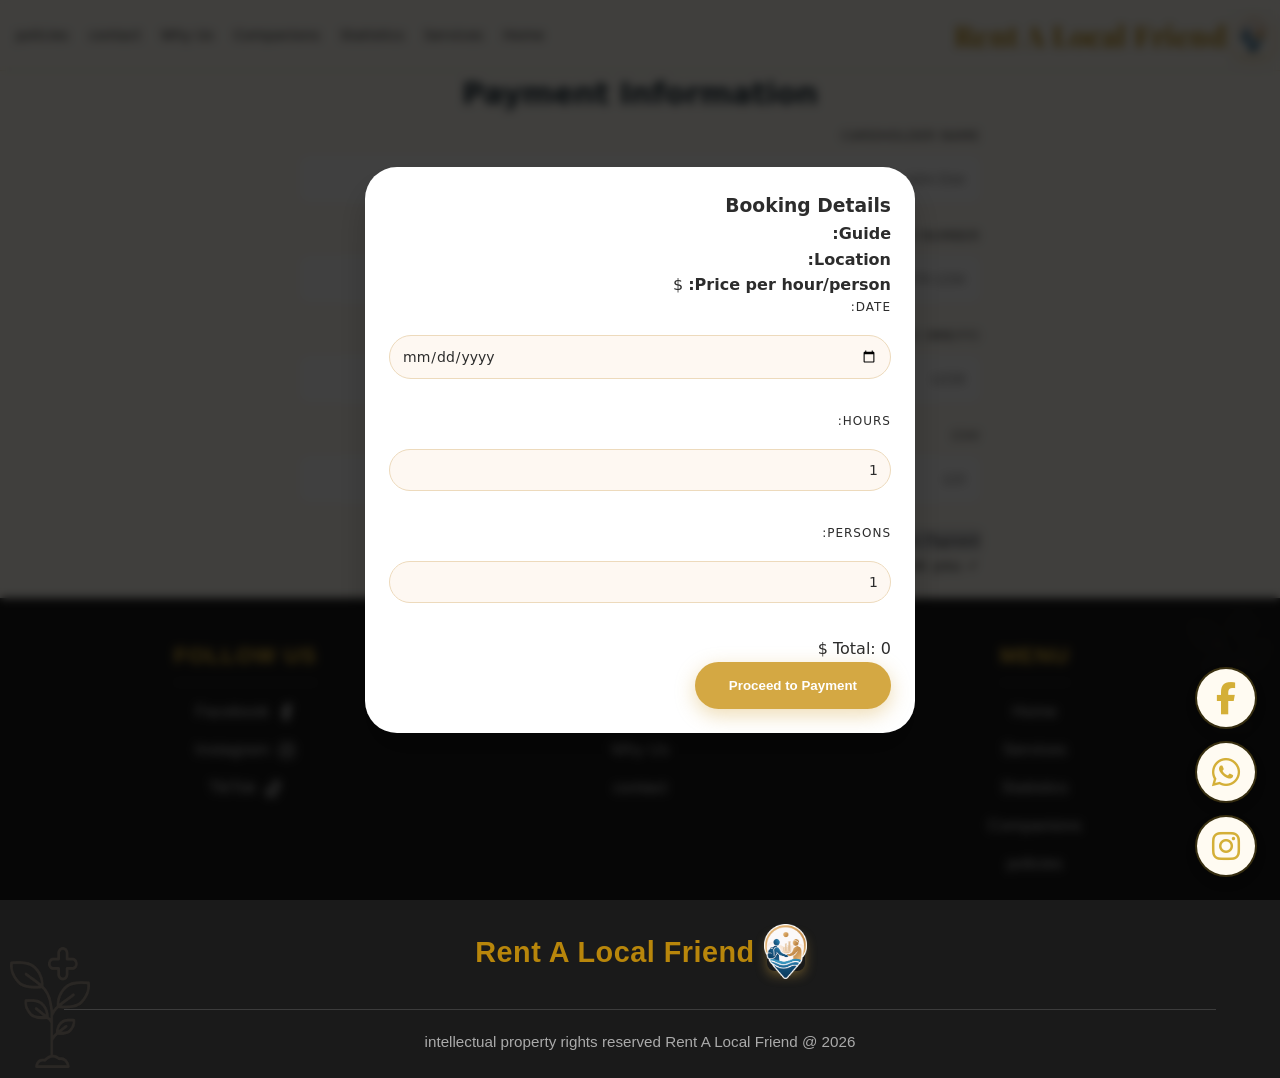
<file: pages/booking.html>
<!doctype html>
<html lang="ar" dir="rtl">
  <head>
    <meta charset="UTF-8" />
    <meta name="viewport" content="width=device-width, initial-scale=1.0" />
    <title>حجز مرشد - Rent A Local Friend</title>
    <link rel="stylesheet" href="../master.css" />
    <link
      href="https://fonts.googleapis.com/css2?family=Playfair+Display:wght@500;600;700&display=swap"
      rel="stylesheet"
    />
    <link
      rel="stylesheet"
      href="https://cdnjs.cloudflare.com/ajax/libs/font-awesome/6.5.0/css/all.min.css"
    />
    <link
      rel="stylesheet"
      href="https://cdnjs.cloudflare.com/ajax/libs/font-awesome/6.5.0/css/all.min.css"
    />
  </head>
          <!-- Font Awesome للأيقونات -->
    <link rel="stylesheet" href="https://cdnjs.cloudflare.com/ajax/libs/font-awesome/6.5.0/css/all.min.css">
  <body>
    <div id="navbarPlaceholder"></div>
    <div class="container">
  <div class="container booking-section">
    <div id="bookingModal" class="modal-overlay active">
      <div class="modal-content">
        <h3>Booking Details</h3>
        <div class="booking-details">
          <p><strong>Guide:</strong> <span id="modalGuideName"></span></p>
          <p>
            <strong>Location:</strong> <span id="modalGuideLocation"></span>
          </p>
          <p>
            <strong>Price per hour/person:</strong>
            <span id="modalGuidePrice"></span> $
          </p>
        </div>
        <div class="booking-form">
          <div class="form-group">
            <label>Date:</label>
            <input type="date" id="bookingDate" required />
          </div>
          <div class="form-row">
            <div class="form-group">
              <label>Hours:</label>
              <input type="number" id="bookingHours" min="1" value="1" />
            </div>
            <div class="form-group">
              <label>Persons:</label>
              <input type="number" id="bookingPersons" min="1" value="1" />
            </div>
          </div>
          <div class="total-price">
            Total: <span id="totalPrice">0</span> $
          </div>
          <button id="proceedToPayment" class="btn-primary">
            Proceed to Payment
          </button>
        </div>
      </div>
    </div>

    <div class="payment-container">
      <h2>Payment Information</h2>
      <form id="paymentForm">
        <div class="form-group">
          <label>Cardholder Name</label>
          <input type="text" id="cardName" placeholder="John Doe" />
          <span class="error-message" id="cardNameError"></span>
        </div>
        <div class="form-group">
          <label>Card Number</label>
          <input
            type="text"
            id="cardNumber"
            placeholder="1234 5678 9012 3456"
          />
          <span class="error-message" id="cardNumberError"></span>
        </div>
        <div class="form-row">
          <div class="form-group">
            <label>Expiry Date (MM/YY)</label>
            <input type="text" id="expiry" placeholder="12/28" />
            <span class="error-message" id="expiryError"></span>
          </div>
          <div class="form-group">
            <label>CVV</label>
            <input type="text" id="cvv" placeholder="123" />
            <span class="error-message" id="cvvError"></span>
          </div>
        </div>
        <button type="submit" class="pay-btn">Confirm Payment</button>
      </form>
      <div id="successMessage" class="success-message">
        ✓ Payment successful! Thank you.
      </div>
    </div>
  </div>
</div>
    <div id="socialIconsRoot"></div>
    <footer class="footer" id="footerPlaceholder"></footer>
    <script src="../main.js"></script>
  </body>
</html>
</file>
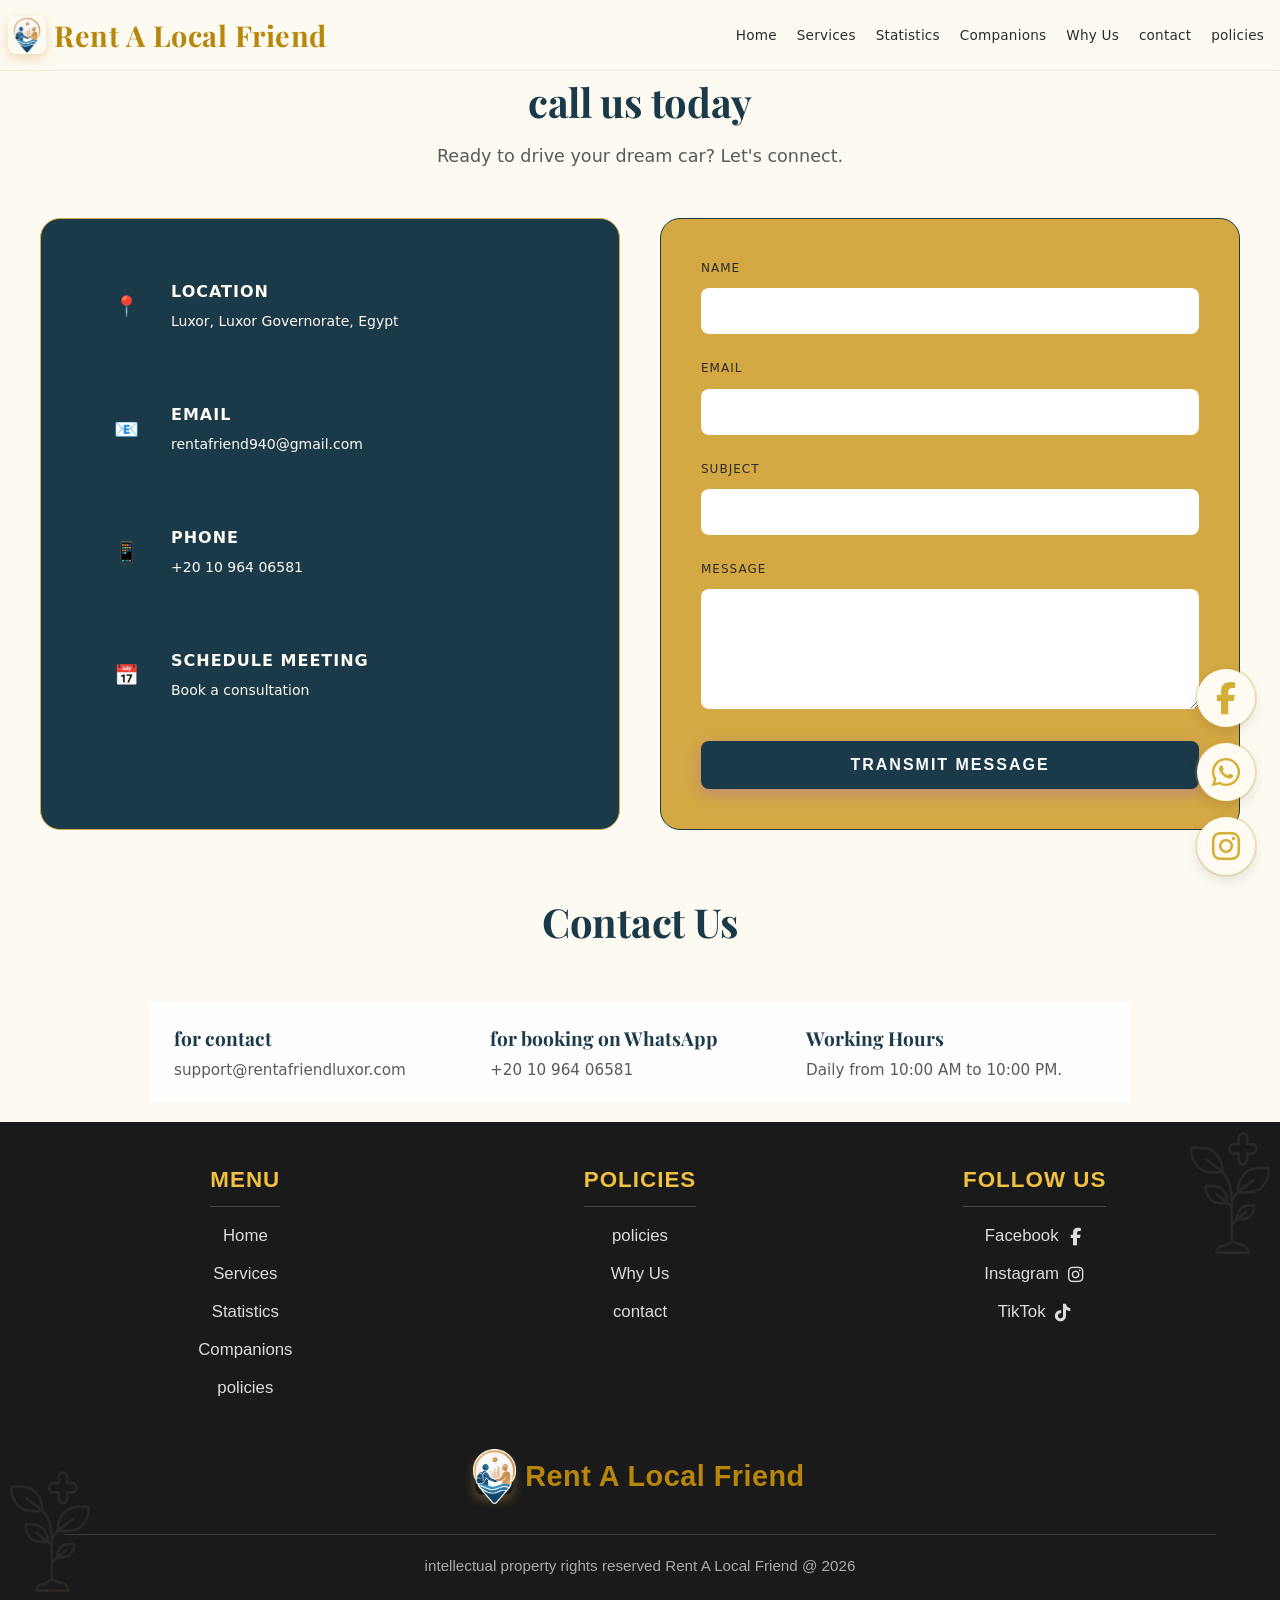
<file: pages/contact.html>
<!DOCTYPE html>
<html lang="en">
<head>
    <meta charset="UTF-8">
    <meta name="viewport" content="width=device-width, initial-scale=1.0">
    <link rel="stylesheet" href="../master.css" />   
    <link rel="stylesheet" href="https://cdnjs.cloudflare.com/ajax/libs/font-awesome/6.4.0/css/all.min.css">
    <link
      href="https://fonts.googleapis.com/css2?family=Playfair+Display:wght@500;600;700&display=swap"
      rel="stylesheet"
    />
          <!-- Font Awesome للأيقونات -->
    <link rel="stylesheet" href="https://cdnjs.cloudflare.com/ajax/libs/font-awesome/6.5.0/css/all.min.css">
    <title>contact</title>
</head>
<body>
    <div id="navbarPlaceholder"></div>
    <!-- contact info -->
    <section class="contact-section" id="contact">
      <div class="section-header">
        <h2 class="section-title">call us today</h2>
        <p class="section-subtitle">
          Ready to drive your dream car? Let's connect.
        </p>
      </div>

      <div class="contact-container">
        <div class="contact-us">
          <a
            href="https://www.google.com/maps/@25.6949411,32.6594669,13z?entry=ttu&g_ep=EgoyMDI2MDUyNi4wIKXMDSoASAFQAw%3D%3D"
            target="_blank"
            class="info-item"
          >
            <div class="info-icon">📍</div>
            <div class="info-text">
              <h4>Location</h4>
              <p>Luxor, Luxor Governorate, Egypt</p>
            </div>
          </a>

          <a href="mailto:rentafriend940@gmail.com" class="info-item">
            <div class="info-icon">📧</div>
            <div class="info-text">
              <h4>Email</h4>
              <p>rentafriend940@gmail.com</p>
            </div>
          </a>

          <a href="tel:01096406581" class="info-item">
            <div class="info-icon">📱</div>
            <div class="info-text">
              <h4>Phone</h4>
              <p>+20 10 964 06581</p>
            </div>
          </a>

          <a href="https://calendly.com" target="_blank" class="info-item">
            <div class="info-icon">📅</div>
            <div class="info-text">
              <h4>Schedule Meeting</h4>
              <p>Book a consultation</p>
            </div>
          </a>
        </div>

        <form class="contact-form" id="contactForm">
          <div class="form-group">
            <label for="name">Name</label>
            <input type="text" id="name" name="name" required />
          </div>

          <div class="form-group">
            <label for="email">Email</label>
            <input type="email" id="email" name="email" required />
          </div>

          <div class="form-group">
            <label for="subject">Subject</label>
            <input type="text" id="subject" name="subject" required />
          </div>

          <div class="form-group">
            <label for="message">Message</label>
            <textarea id="message" name="message" required></textarea>
          </div>

          <button type="submit" class="submit-btn">Transmit Message</button>
        </form>
      </div>
    </section>
     <!-- contact -->
    <div class="container">
      <section id="contact" class="section-contact">
        <div class="section-header"><h2>Contact Us</h2></div>
        <div class="contact-grid">
          <div class="contact-info">
            <h4>for contact</h4>
            <p>support@rentafriendluxor.com</p>
          </div>
          <div class="contact-info">
            <h4>for booking on WhatsApp</h4>
            <p>+20 10 964 06581</p>
          </div>
          <div class="contact-info">
            <h4>Working Hours</h4>
            <p>Daily from 10:00 AM to 10:00 PM.</p>
          </div>
        </div>
      </section>
    </div>
    <div id="socialIconsRoot"></div>
    <footer class="footer" id="footerPlaceholder"></footer>
    <script src="../main.js"></script>
</body>
</html>
</file>
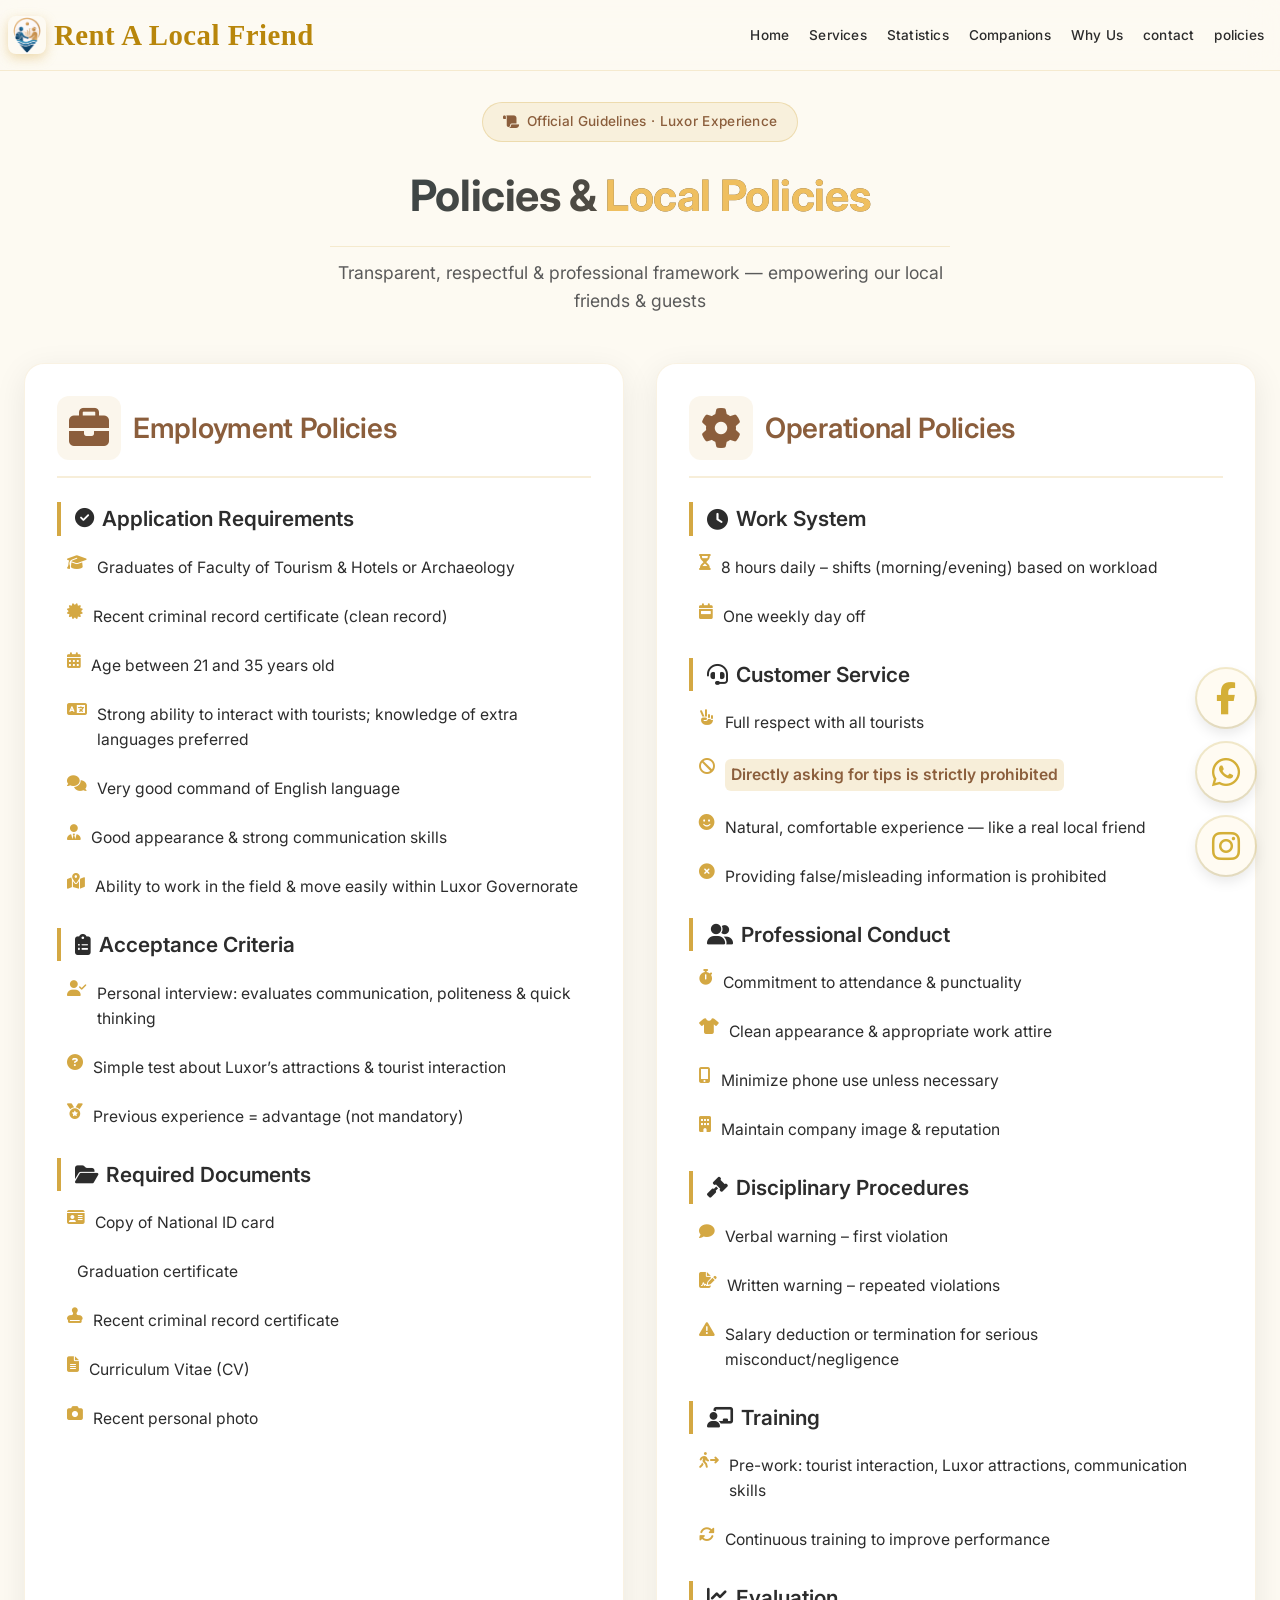
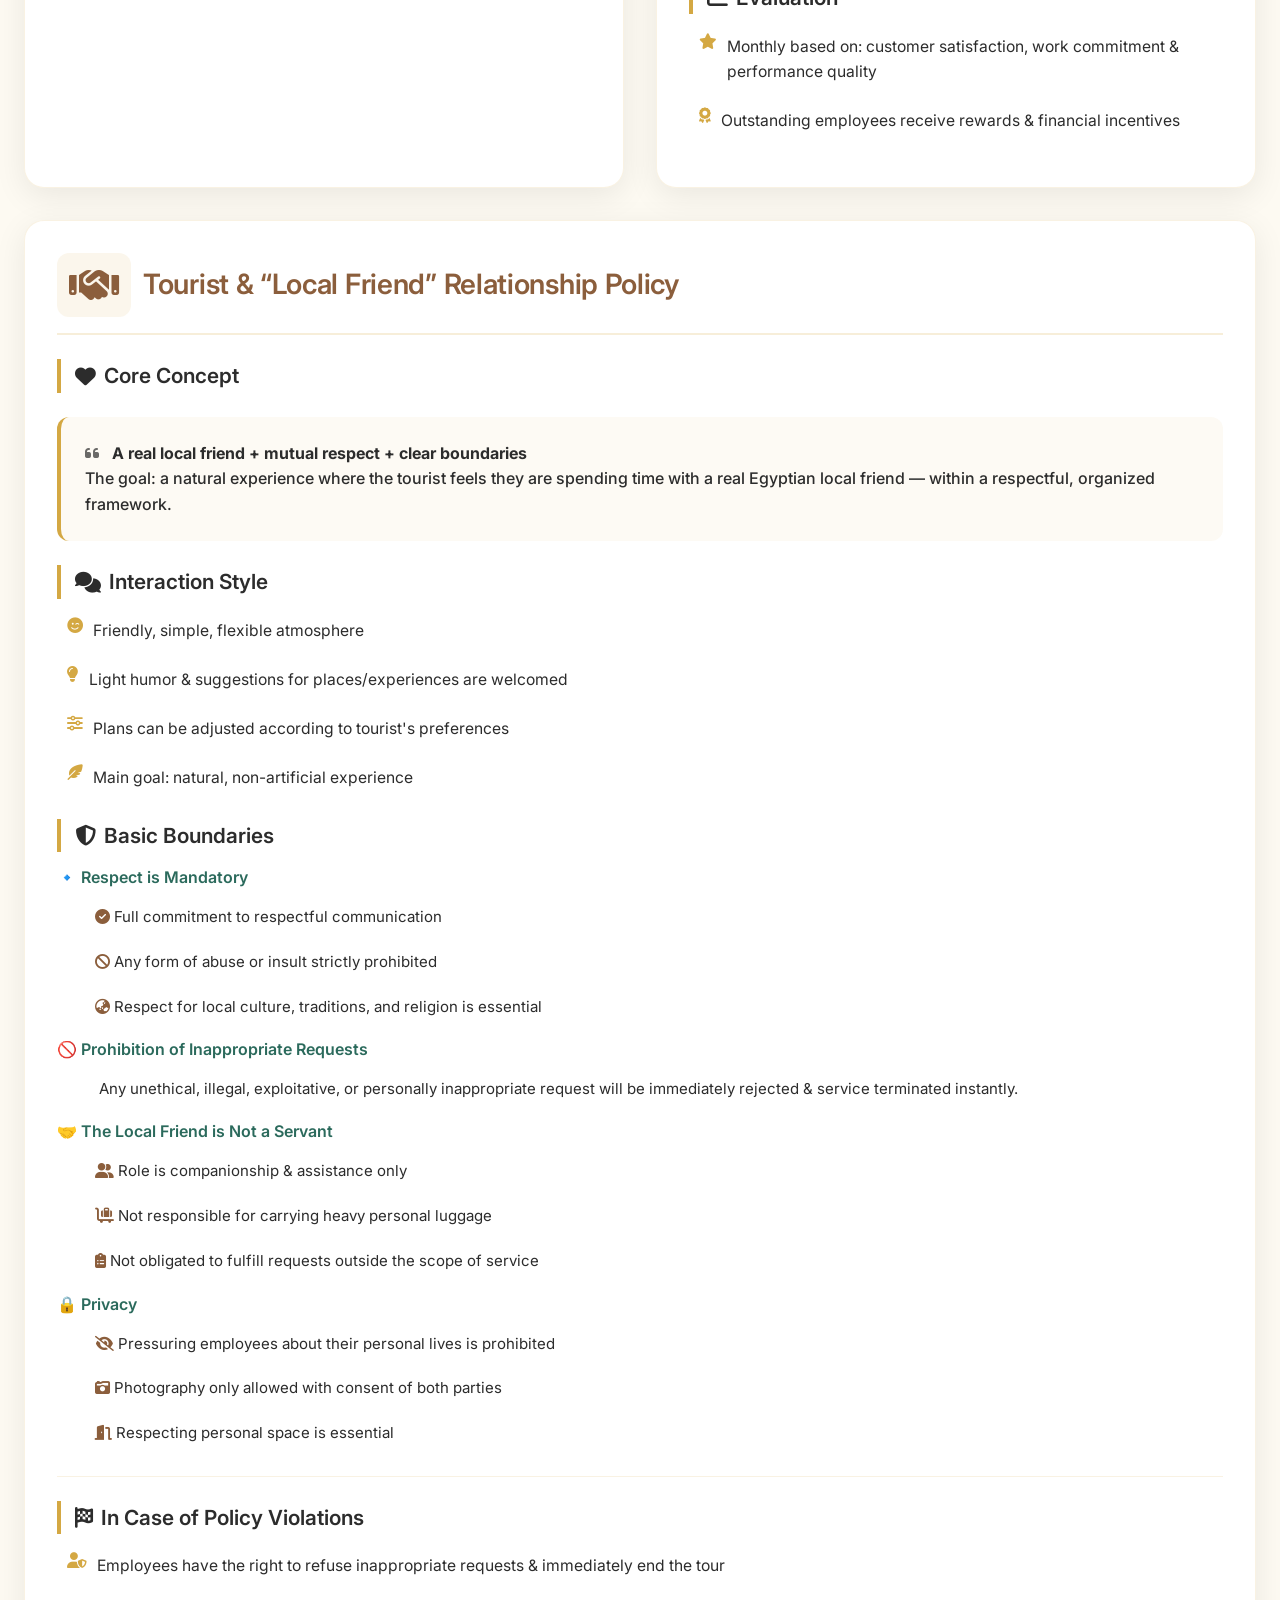
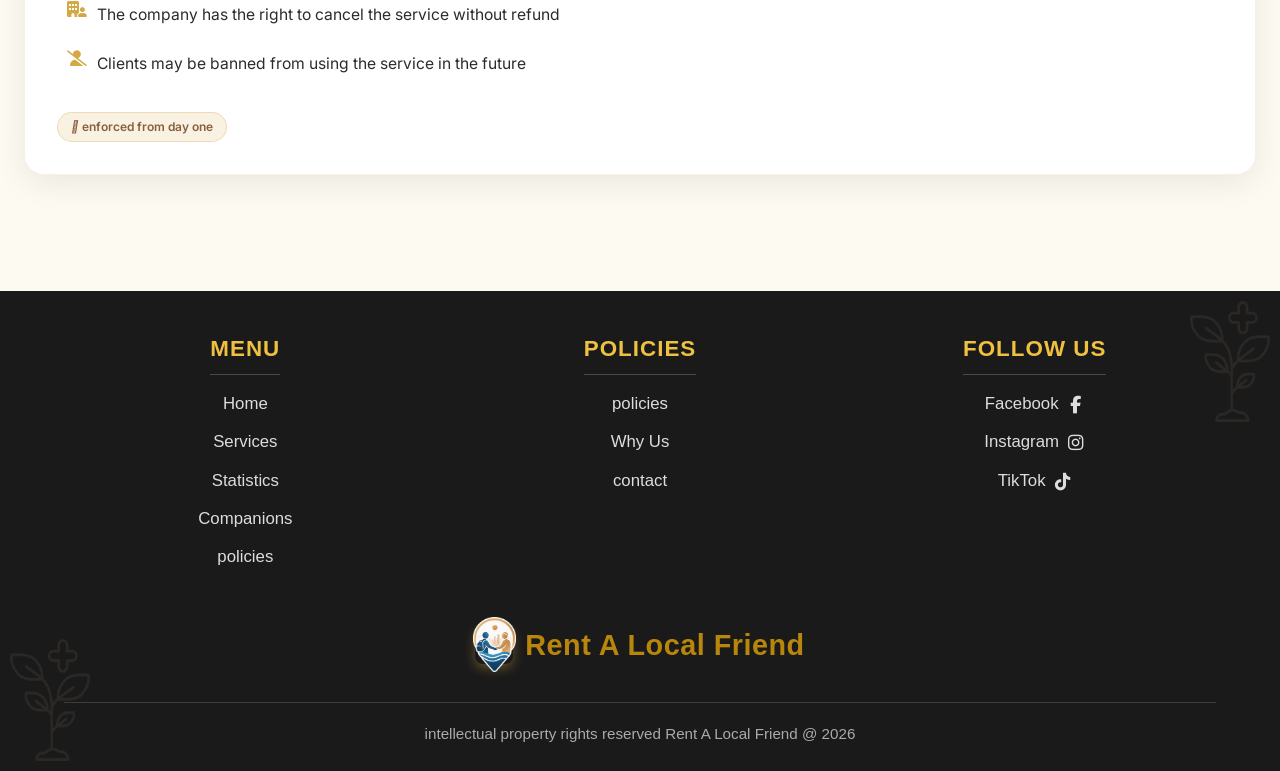
<file: pages/policies.html>
<!DOCTYPE html>
<html lang="en">
<head>
    <meta charset="UTF-8">
    <meta name="viewport" content="width=device-width, initial-scale=1.0, viewport-fit=cover">
    <title>Luxor Local Guide | Policies & Code of Conduct</title>
    <!-- Google Fonts + Font Awesome -->
    <link href="https://fonts.googleapis.com/css2?family=Inter:opsz,wght@14..32,300;14..32,400;14..32,500;14..32,600;14..32,700&display=swap" rel="stylesheet">
    <link rel="stylesheet" href="https://cdnjs.cloudflare.com/ajax/libs/font-awesome/6.0.0-beta3/css/all.min.css">
    <!-- External CSS -->
    <link rel="stylesheet" href="../policies.css">
    <link rel="stylesheet" href="../master.css" />
            <!-- Font Awesome للأيقونات -->
    <link rel="stylesheet" href="https://cdnjs.cloudflare.com/ajax/libs/font-awesome/6.5.0/css/all.min.css">
</head>
<body>
    <div id="navbarPlaceholder"></div>
<div class="policies-container">
    <div class="page-header">
        <div class="badge-icon">
            <i class="fas fa-scroll"></i> 
            <span>Official Guidelines · Luxor Experience</span>
        </div>
        <h1>Policies & <span style="color:#efbf5f;">Local Policies</span></h1>
        <div class="sub">Transparent, respectful & professional framework — empowering our local friends & guests</div>
    </div>

    <div class="policies-grid">
        <!-- First Card: Employment Policies -->
        <div class="policy-card">
            <div class="card-inner">
                <div class="card-header">
                    <i class="fas fa-briefcase"></i>
                    <h2>Employment Policies</h2>
                </div>

                <div class="policy-subheading">
                    <i class="fas fa-check-circle" style="font-size: 1.2rem;"></i> 
                    Application Requirements
                </div>
                <ul class="policy-list">
                    <li><i class="fas fa-graduation-cap"></i> Graduates of Faculty of Tourism & Hotels or Archaeology</li>
                    <li><i class="fas fa-certificate"></i> Recent criminal record certificate (clean record)</li>
                    <li><i class="fas fa-calendar-alt"></i> Age between 21 and 35 years old</li>
                    <li><i class="fas fa-language"></i> Strong ability to interact with tourists; knowledge of extra languages preferred</li>
                    <li><i class="fas fa-comments"></i> Very good command of English language</li>
                    <li><i class="fas fa-user-tie"></i> Good appearance & strong communication skills</li>
                    <li><i class="fas fa-map-marked-alt"></i> Ability to work in the field & move easily within Luxor Governorate</li>
                </ul>

                <div class="policy-subheading">
                    <i class="fas fa-clipboard-list"></i> 
                    Acceptance Criteria
                </div>
                <ul class="policy-list">
                    <li><i class="fas fa-user-check"></i> Personal interview: evaluates communication, politeness & quick thinking</li>
                    <li><i class="fas fa-question-circle"></i> Simple test about Luxor’s attractions & tourist interaction</li>
                    <li><i class="fas fa-medal"></i> Previous experience = advantage (not mandatory)</li>
                </ul>

                <div class="policy-subheading">
                    <i class="fas fa-folder-open"></i> 
                    Required Documents
                </div>
                <ul class="policy-list">
                    <li><i class="fas fa-id-card"></i> Copy of National ID card</li>
                    <li><i class="fas fa-diploma"></i> Graduation certificate</li>
                    <li><i class="fas fa-stamp"></i> Recent criminal record certificate</li>
                    <li><i class="fas fa-file-alt"></i> Curriculum Vitae (CV)</li>
                    <li><i class="fas fa-camera"></i> Recent personal photo</li>
                </ul>
            </div>
        </div>

        <!-- Second Card: Operational Policies -->
        <div class="policy-card">
            <div class="card-inner">
                <div class="card-header">
                    <i class="fas fa-gear"></i>
                    <h2>Operational Policies</h2>
                </div>

                <div class="policy-subheading"><i class="fas fa-clock"></i> Work System</div>
                <ul class="policy-list">
                    <li><i class="fas fa-hourglass-half"></i> 8 hours daily – shifts (morning/evening) based on workload</li>
                    <li><i class="fas fa-calendar-week"></i> One weekly day off</li>
                </ul>

                <div class="policy-subheading"><i class="fas fa-headset"></i> Customer Service</div>
                <ul class="policy-list">
                    <li><i class="fas fa-hand-peace"></i> Full respect with all tourists</li>
                    <li><i class="fas fa-ban"></i> <span class="inline-highlight">Directly asking for tips is strictly prohibited</span></li>
                    <li><i class="fas fa-smile"></i> Natural, comfortable experience — like a real local friend</li>
                    <li><i class="fas fa-times-circle"></i> Providing false/misleading information is prohibited</li>
                </ul>

                <div class="policy-subheading"><i class="fas fa-user-friends"></i> Professional Conduct</div>
                <ul class="policy-list">
                    <li><i class="fas fa-stopwatch"></i> Commitment to attendance & punctuality</li>
                    <li><i class="fas fa-tshirt"></i> Clean appearance & appropriate work attire</li>
                    <li><i class="fas fa-mobile-alt"></i> Minimize phone use unless necessary</li>
                    <li><i class="fas fa-building"></i> Maintain company image & reputation</li>
                </ul>

                <div class="policy-subheading"><i class="fas fa-gavel"></i> Disciplinary Procedures</div>
                <ul class="policy-list">
                    <li><i class="fas fa-comment"></i> Verbal warning – first violation</li>
                    <li><i class="fas fa-file-signature"></i> Written warning – repeated violations</li>
                    <li><i class="fas fa-exclamation-triangle"></i> Salary deduction or termination for serious misconduct/negligence</li>
                </ul>

                <div class="policy-subheading"><i class="fas fa-chalkboard-user"></i> Training</div>
                <ul class="policy-list">
                    <li><i class="fas fa-person-walking-arrow-right"></i> Pre-work: tourist interaction, Luxor attractions, communication skills</li>
                    <li><i class="fas fa-sync-alt"></i> Continuous training to improve performance</li>
                </ul>

                <div class="policy-subheading"><i class="fas fa-chart-line"></i> Evaluation</div>
                <ul class="policy-list">
                    <li><i class="fas fa-star"></i> Monthly based on: customer satisfaction, work commitment & performance quality</li>
                    <li><i class="fas fa-award"></i> Outstanding employees receive rewards & financial incentives</li>
                </ul>
            </div>
        </div>

        <!-- Third Card: Tourist & Local Friend Relationship Policy (full width) -->
        <div class="policy-card full-width-card">
            <div class="card-inner">
                <div class="card-header">
                    <i class="fas fa-handshake"></i>
                    <h2>Tourist & “Local Friend” Relationship Policy</h2>
                </div>

                <div class="policy-subheading"><i class="fas fa-heart"></i> Core Concept</div>
                <div class="quote-core">
                    <p><i class="fas fa-quote-left" style="margin-right: 8px; opacity: 0.7;"></i> <strong>A real local friend + mutual respect + clear boundaries</strong><br>
                    The goal: a natural experience where the tourist feels they are spending time with a real Egyptian local friend — within a respectful, organized framework.</p>
                </div>

                <div class="policy-subheading"><i class="fas fa-comments"></i> Interaction Style</div>
                <ul class="policy-list">
                    <li><i class="fas fa-smile-wink"></i> Friendly, simple, flexible atmosphere</li>
                    <li><i class="fas fa-lightbulb"></i> Light humor & suggestions for places/experiences are welcomed</li>
                    <li><i class="fas fa-sliders-h"></i> Plans can be adjusted according to tourist's preferences</li>
                    <li><i class="fas fa-feather-alt"></i> Main goal: natural, non-artificial experience</li>
                </ul>

                <div class="policy-subheading"><i class="fas fa-shield-alt"></i> Basic Boundaries</div>
                
                <div style="margin-top: 0.5rem; font-weight: 600; color: #2b6a5c;">🔹 Respect is Mandatory</div>
                <ul class="nested-list">
                    <li><i class="fas fa-check-circle"></i> Full commitment to respectful communication</li>
                    <li><i class="fas fa-ban"></i> Any form of abuse or insult strictly prohibited</li>
                    <li><i class="fas fa-globe-asia"></i> Respect for local culture, traditions, and religion is essential</li>
                </ul>

                <div style="margin-top: 0.75rem; font-weight: 600; color: #2b6a5c;">🚫 Prohibition of Inappropriate Requests</div>
                <ul class="nested-list">
                    <li><i class="fas fa-exclamation-octagon"></i> Any unethical, illegal, exploitative, or personally inappropriate request will be immediately rejected & service terminated instantly.</li>
                </ul>

                <div style="margin-top: 0.75rem; font-weight: 600; color: #2b6a5c;">🤝 The Local Friend is Not a Servant</div>
                <ul class="nested-list">
                    <li><i class="fas fa-user-friends"></i> Role is companionship & assistance only</li>
                    <li><i class="fas fa-luggage-cart"></i> Not responsible for carrying heavy personal luggage</li>
                    <li><i class="fas fa-clipboard-list"></i> Not obligated to fulfill requests outside the scope of service</li>
                </ul>

                <div style="margin-top: 0.75rem; font-weight: 600; color: #2b6a5c;">🔒 Privacy</div>
                <ul class="nested-list">
                    <li><i class="fas fa-eye-slash"></i> Pressuring employees about their personal lives is prohibited</li>
                    <li><i class="fas fa-camera-retro"></i> Photography only allowed with consent of both parties</li>
                    <li><i class="fas fa-door-open"></i> Respecting personal space is essential</li>
                </ul>

                <div class="divider-light"></div>

                <div class="policy-subheading"><i class="fas fa-flag-checkered"></i> In Case of Policy Violations</div>
                <ul class="policy-list">
                    <li><i class="fas fa-user-shield"></i> Employees have the right to refuse inappropriate requests & immediately end the tour</li>
                    <li><i class="fas fa-building-user"></i> The company has the right to cancel the service without refund</li>
                    <li><i class="fas fa-user-slash"></i> Clients may be banned from using the service in the future</li>
                </ul>
                <div class="tag" style="margin-top: 0.8rem;"><i class="fas-regular fa-clock"></i> enforced from day one</div>
            </div>
        </div>
    </div>
</div>
    <div id="socialIconsRoot"></div>
    <footer class="footer" id="footerPlaceholder"></footer>
    <script src="../main.js"></script>
</body>
</html>
</file>
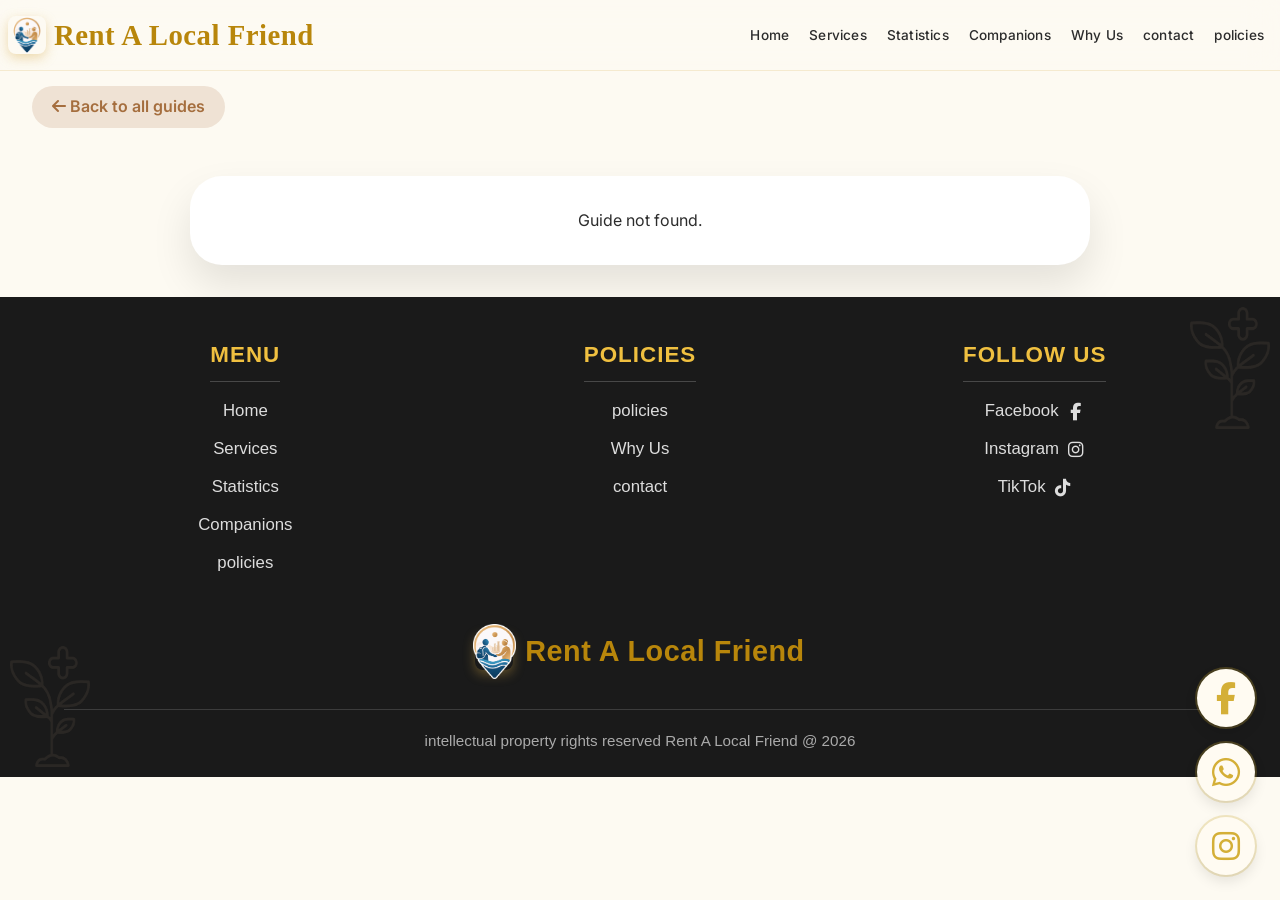
<file: pages/profile.html>
<!DOCTYPE html>
<html lang="en">
<head>
    <meta charset="UTF-8">
    <meta name="viewport" content="width=device-width, initial-scale=1.0">
    <title>Guide Profile | Luxor Local Guides</title>
    <link href="https://fonts.googleapis.com/css2?family=Inter:opsz,wght@14..32,300;400;500;600;700;800&display=swap" rel="stylesheet">
    <link rel="stylesheet" href="https://cdnjs.cloudflare.com/ajax/libs/font-awesome/6.0.0-beta3/css/all.min.css">
    <link rel="stylesheet" href="../master.css">
            <!-- Font Awesome للأيقونات -->
    <link rel="stylesheet" href="https://cdnjs.cloudflare.com/ajax/libs/font-awesome/6.5.0/css/all.min.css">
    <style>
        .profile-page {
            max-width: 900px;
            margin: 2rem auto;
            background: white;
            border-radius: 2rem;
            overflow: hidden;
            box-shadow: 0 20px 40px rgba(0,0,0,0.1);
            animation: fadeInUp 0.6s ease;
        }
        .profile-header {
            background: linear-gradient(135deg, #f8ede1, #fefaf5);
            padding: 2rem;
            text-align: center;
            border-bottom: 1px solid #f0e1ce;
        }
        .profile-header img {
            width: 150px;
            height: 150px;
            border-radius: 50%;
            object-fit: cover;
            border: 4px solid #e7bc87;
            margin-bottom: 1rem;
        }
        .profile-header h1 {
            font-size: 2rem;
            color: #3f2b19;
        }
        .profile-content {
            padding: 2rem;
        }
        .back-home {
            display: inline-block;
            margin: 1rem 2rem;
            background: #efe2d4;
            padding: 8px 20px;
            border-radius: 40px;
            text-decoration: none;
            color: #a56e3e;
            font-weight: 600;
            transition: 0.2s;
        }
        .back-home:hover {
            background: #e7d5c2;
            transform: scale(0.97);
        }
        .book-now-btn {
            display: block;
            width: 80%;
            margin: 2rem auto 1rem;
            background: #cb7b3c;
            color: white;
            text-align: center;
            padding: 14px;
            border-radius: 60px;
            text-decoration: none;
            font-weight: bold;
            transition: 0.2s;
        }
        .book-now-btn:hover {
            background: #b56228;
            transform: scale(0.98);
        }
    </style>
</head>
<body>
    <div id="navbarPlaceholder"></div>
    <a href="companions.html" class="back-home"><i class="fas fa-arrow-left"></i> Back to all guides</a>
    <div class="profile-page" id="profileContainer">
        <div class="profile-header" id="profileHeader"></div>
        <div class="profile-content" id="profileContent"></div>
    </div>
    <footer class="footer" id="footerPlaceholder"></footer>
    <div class="container">
     
      <div id="globalModal" class="modal-overlay">
          <div class="modal-container">
              <div class="modal-header"><h3 id="modalTitle">Book a Guide</h3><button class="close-modal" id="closeModalBtn">&times;</button></div>
              <div id="modalBodyContent"></div>
          </div>
      </div>
    </div>
<div id="socialIconsRoot"></div>
<script src="../main.js"></script>
<script src="../profile.js"></script>
</body>
</html>
</file>
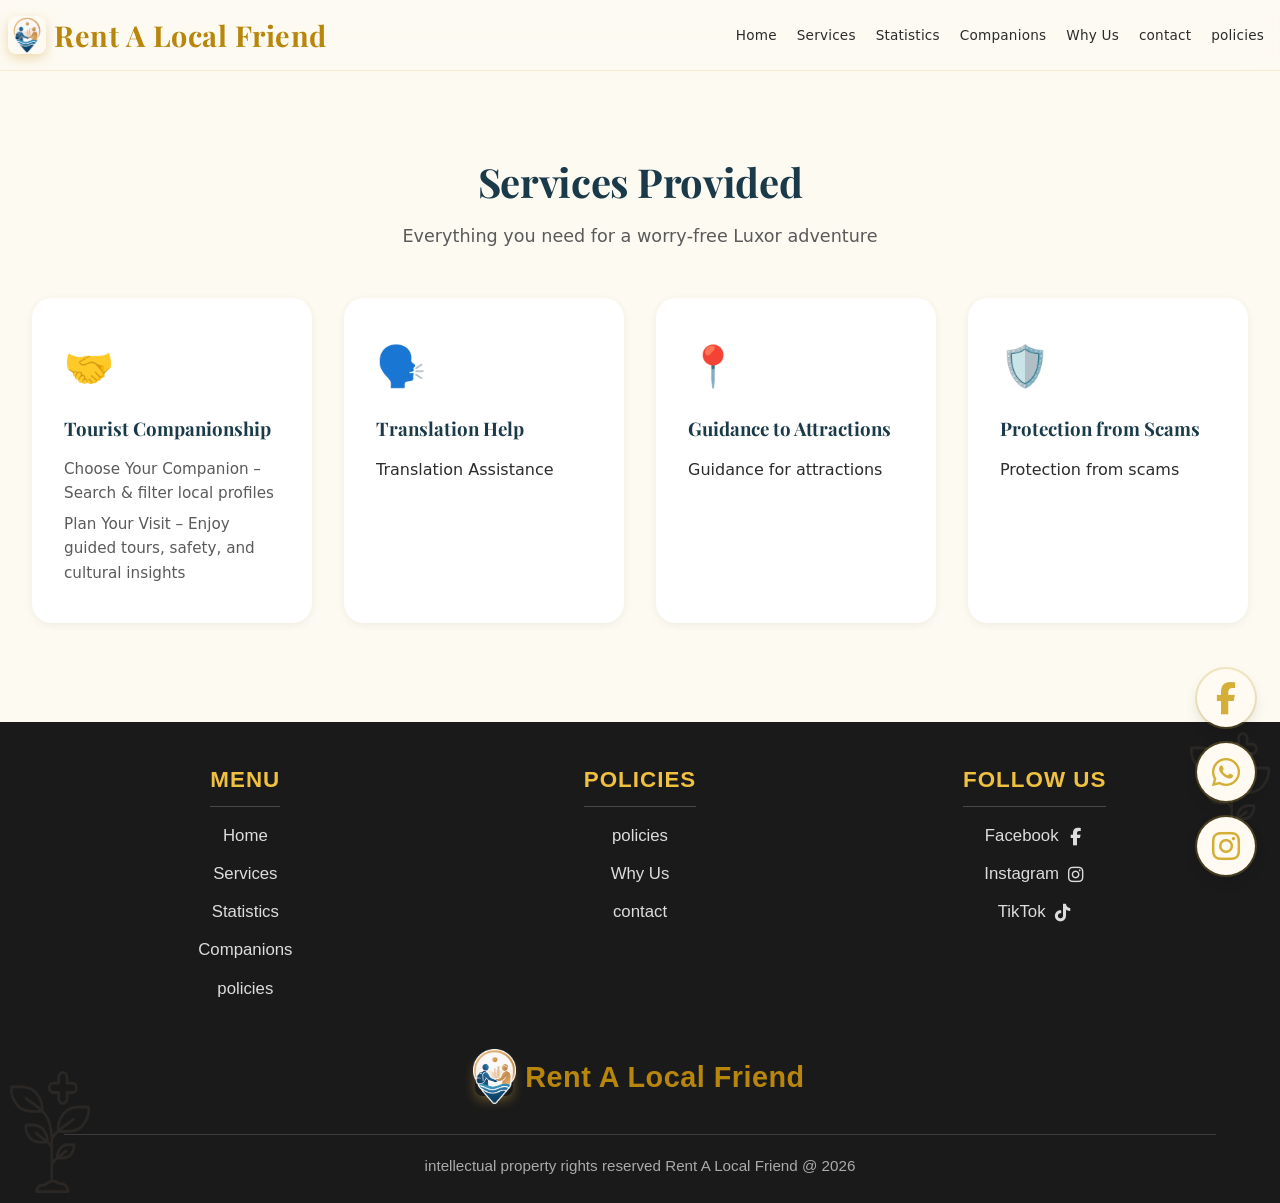
<file: pages/services.html>
<!DOCTYPE html>
<html lang="en">
<head>
    <meta charset="UTF-8">
    <meta name="viewport" content="width=device-width, initial-scale=1.0">
    <title>services</title>
    <link rel="stylesheet" href="../master.css" />
    <link rel="preconnect" href="https://fonts.googleapis.com" />
    <link rel="preconnect" href="https://fonts.gstatic.com" crossorigin />
    <link
      rel="stylesheet"
      href="https://cdnjs.cloudflare.com/ajax/libs/font-awesome/6.5.0/css/all.min.css"
    />
    <link
      href="https://fonts.googleapis.com/css2?family=Playfair+Display:wght@500;600;700&display=swap"
      rel="stylesheet"
    />
            <!-- Font Awesome للأيقونات -->
    <link rel="stylesheet" href="https://cdnjs.cloudflare.com/ajax/libs/font-awesome/6.5.0/css/all.min.css">
</head>
<body>
    <div id="navbarPlaceholder"></div>

     <section id="services" class="section services">
      <div class="container"></div>
      <div class="section-header">
        <h2>Services Provided</h2>
        <p>Everything you need for a worry‑free Luxor adventure</p>
      </div>
      <div class="services-grid">
        <div class="service-card">
          <div class="service-icon">🤝</div>
          <h3>Tourist Companionship</h3>
          <ul>
            <li>Choose Your Companion – Search & filter local profiles</li>
            <li>
              Plan Your Visit – Enjoy guided tours, safety, and cultural
              insights
            </li>
          </ul>
        </div>
        <div class="service-card">
          <div class="service-icon">🗣️</div>
          <h3>Translation Help</h3>
          <p>Translation Assistance</p>
        </div>
        <div class="service-card">
          <div class="service-icon">📍</div>
          <h3>Guidance to Attractions</h3>
          <p>Guidance for attractions</p>
        </div>
        <div class="service-card">
          <div class="service-icon">🛡️</div>
          <h3>Protection from Scams</h3>
          <p>Protection from scams</p>
        </div>
      </div>
    </section>
    <div id="socialIconsRoot"></div>
    <footer class="footer" id="footerPlaceholder"></footer>
    <script src="../main.js"></script>
</body>
</html>
</file>
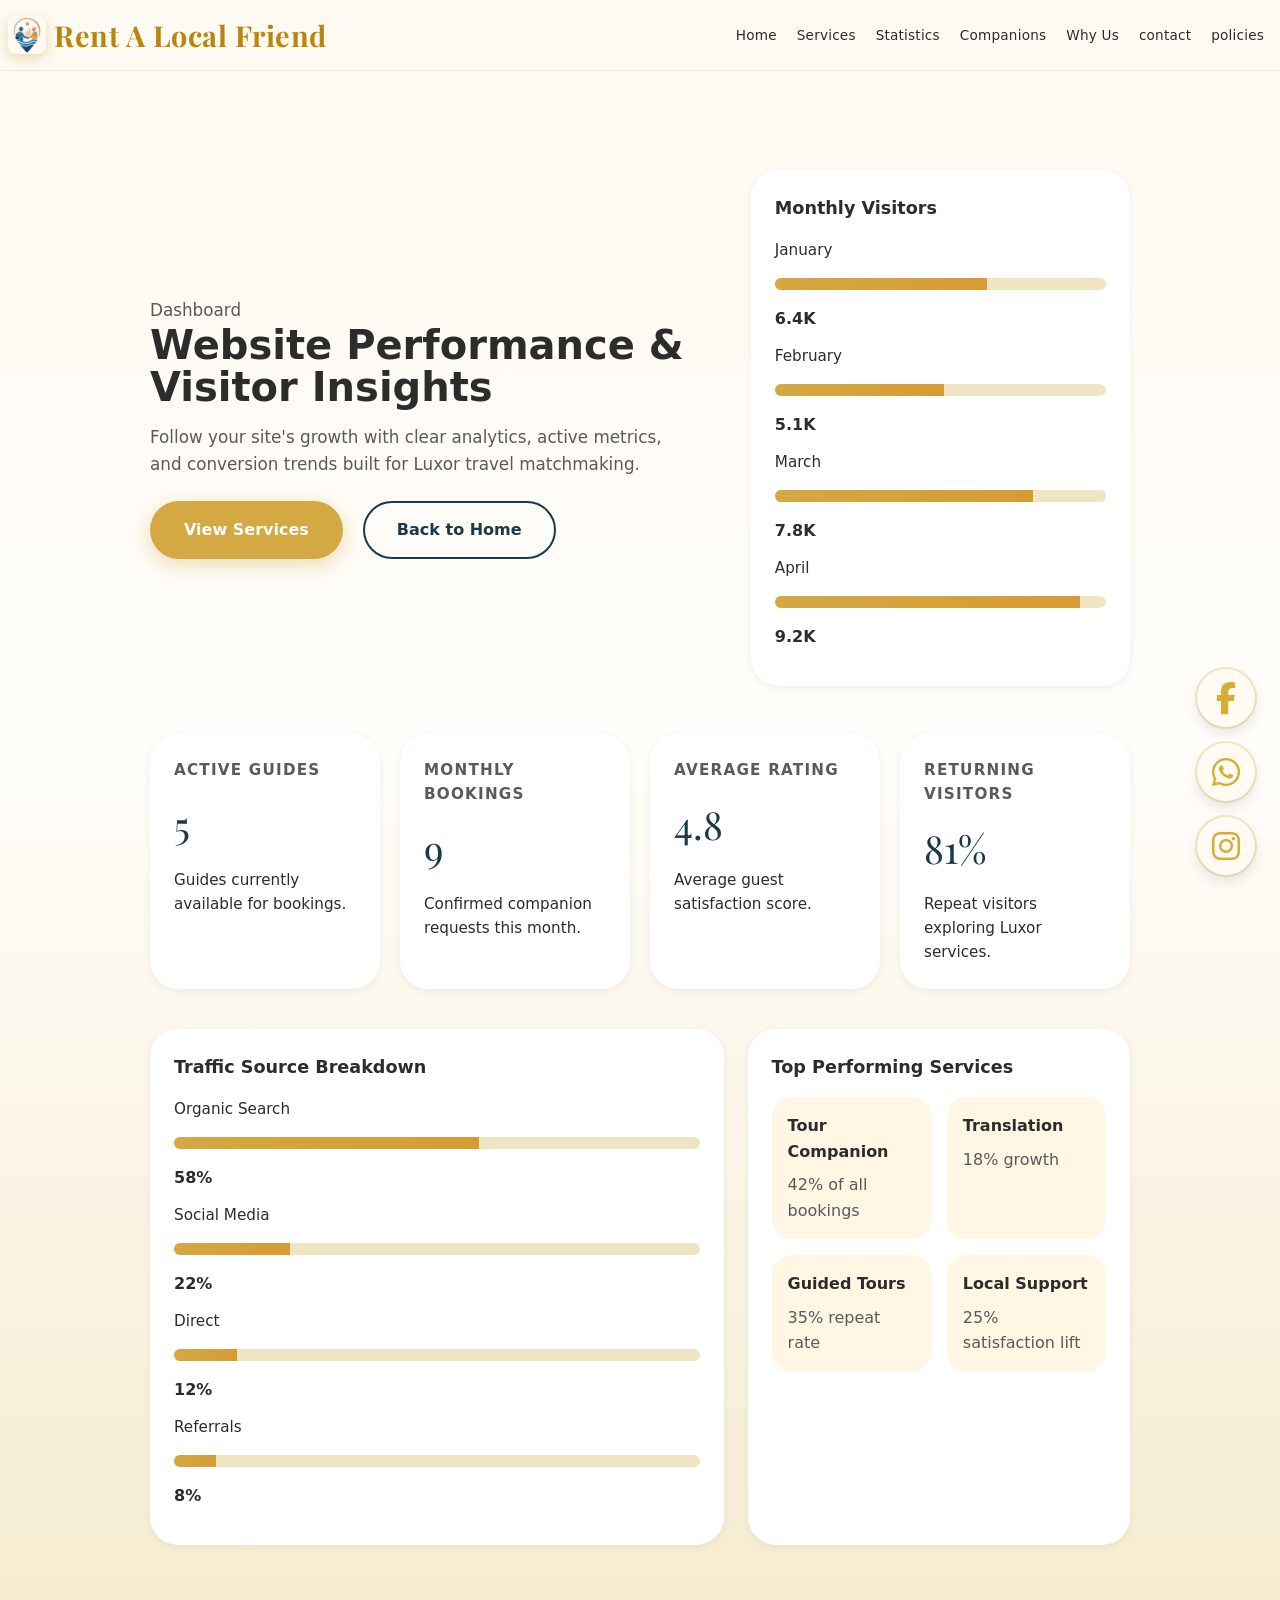
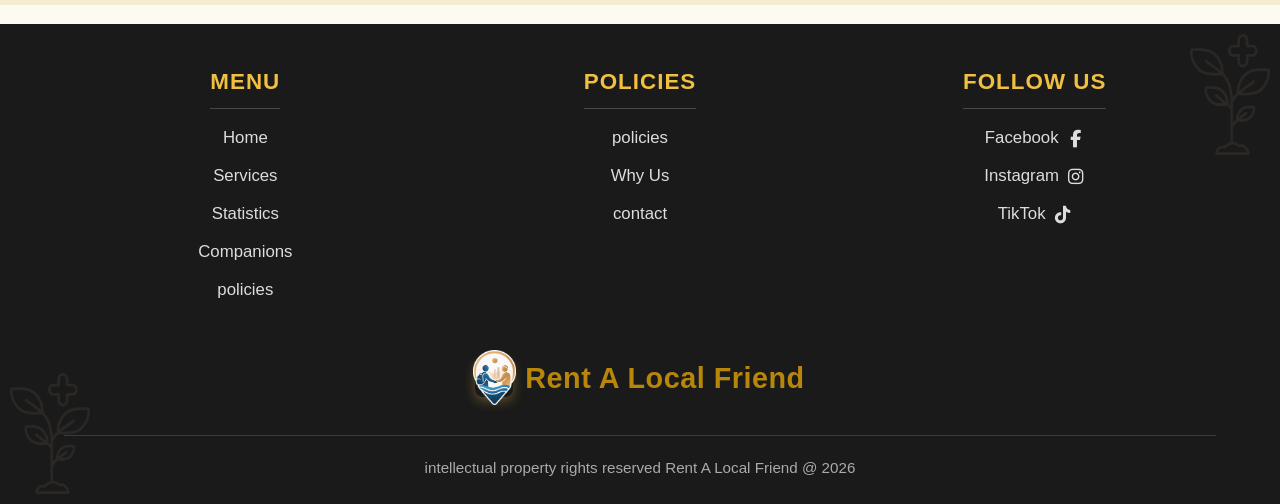
<file: pages/statics.html>
<!DOCTYPE html>
<html lang="en">
<head>
  <meta charset="UTF-8" />
  <meta name="viewport" content="width=device-width, initial-scale=1.0" />
  <title>Website Statistics | Rent A Local Friend</title>
  <link rel="preconnect" href="https://fonts.googleapis.com" />
  <link rel="preconnect" href="https://fonts.gstatic.com" crossorigin />
  <link rel="stylesheet" href="../master.css" />
  <link
    rel="stylesheet"
    href="https://cdnjs.cloudflare.com/ajax/libs/font-awesome/6.5.0/css/all.min.css"
  />
  <link
    href="https://fonts.googleapis.com/css2?family=Playfair+Display:wght@500;600;700&display=swap"
    rel="stylesheet"
  />
          <!-- Font Awesome للأيقونات -->
    <link rel="stylesheet" href="https://cdnjs.cloudflare.com/ajax/libs/font-awesome/6.5.0/css/all.min.css">
</head>
<body>
  <div id="navbarPlaceholder"></div>

  <main class="statistics-page">
    <div class="container">
      <section class="statistics-hero">
        <div>
          <p class="section-label">Dashboard</p>
          <h1>Website Performance & Visitor Insights</h1>
          <p>
            Follow your site's growth with clear analytics, active metrics, and
            conversion trends built for Luxor travel matchmaking.
          </p>
          <div class="hero-buttons">
            <a href="./services.html" class="btn-primary">View Services</a>
            <a href="../index.html"class="btn-outline">Back to Home</a>
          </div>
        </div>
        <div class="chart-card">
          <h3>Monthly Visitors</h3>
          <div class="chart-bar">
            <span class="chart-bar-label">January</span>
            <div class="chart-bar-track"><div class="chart-bar-fill" style="width: 64%;"></div></div>
            <strong>6.4K</strong>
          </div>
          <div class="chart-bar">
            <span class="chart-bar-label">February</span>
            <div class="chart-bar-track"><div class="chart-bar-fill" style="width: 51%;"></div></div>
            <strong>5.1K</strong>
          </div>
          <div class="chart-bar">
            <span class="chart-bar-label">March</span>
            <div class="chart-bar-track"><div class="chart-bar-fill" style="width: 78%;"></div></div>
            <strong>7.8K</strong>
          </div>
          <div class="chart-bar">
            <span class="chart-bar-label">April</span>
            <div class="chart-bar-track"><div class="chart-bar-fill" style="width: 92%;"></div></div>
            <strong>9.2K</strong>
          </div>
        </div>
      </section>

      <section class="statistics-cards">
        <div class="stat-card">
          <h3>Active Guides</h3>
          <div class="stat-value" id="activeGuidesCount">25</div>
          <p class="stat-detail">Guides currently available for bookings.</p>
        </div>
        <div class="stat-card">
          <h3>Monthly Bookings</h3>
          <div class="stat-value" id="monthlyBookingsCount">1,420</div>
          <p class="stat-detail">Confirmed companion requests this month.</p>
        </div>
        <div class="stat-card">
          <h3>Average Rating</h3>
          <div class="stat-value" id="averageRatingValue">4.9</div>
          <p class="stat-detail">Average guest satisfaction score.</p>
        </div>
        <div class="stat-card">
          <h3>Returning Visitors</h3>
          <div class="stat-value" id="returningVisitorsPercent">73%</div>
          <p class="stat-detail">Repeat visitors exploring Luxor services.</p>
        </div>
      </section>

      <section class="charts-grid">
        <div class="chart-card">
          <h3>Traffic Source Breakdown</h3>
          <div class="chart-bar">
            <span class="chart-bar-label">Organic Search</span>
            <div class="chart-bar-track"><div class="chart-bar-fill" style="width: 58%;"></div></div>
            <strong>58%</strong>
          </div>
          <div class="chart-bar">
            <span class="chart-bar-label">Social Media</span>
            <div class="chart-bar-track"><div class="chart-bar-fill" style="width: 22%;"></div></div>
            <strong>22%</strong>
          </div>
          <div class="chart-bar">
            <span class="chart-bar-label">Direct</span>
            <div class="chart-bar-track"><div class="chart-bar-fill" style="width: 12%;"></div></div>
            <strong>12%</strong>
          </div>
          <div class="chart-bar">
            <span class="chart-bar-label">Referrals</span>
            <div class="chart-bar-track"><div class="chart-bar-fill" style="width: 8%;"></div></div>
            <strong>8%</strong>
          </div>
        </div>

        <div class="chart-card">
          <h3>Top Performing Services</h3>
          <div class="chart-mini">
            <div>
              <strong>Tour Companion</strong>
              <p>42% of all bookings</p>
            </div>
            <div>
              <strong>Translation</strong>
              <p>18% growth</p>
            </div>
            <div>
              <strong>Guided Tours</strong>
              <p>35% repeat rate</p>
            </div>
            <div>
              <strong>Local Support</strong>
              <p>25% satisfaction lift</p>
            </div>
          </div>
        </div>
      </section>
    </div>
  </main>
  <div id="socialIconsRoot"></div>
  <footer class="footer" id="footerPlaceholder"></footer>
  <script src="../main.js"></script>
</body>
</html>
</file>
<file: master.css>
:root {
  --gold: #d4a843;
  --gold-light: #f0d078;
  --sand: #f5e6c8;
  --sand-dark: #e0c98a;
  --deep-blue: #1a3a4a;
  --dark: #1a1a1a;
  --cream: #fdfaf2;
  --warm-brown: #8b5e3c;
  --accent-teal: #2a9d8f;
  --accent-coral: #e07c5a;
  --white: #ffffff;
  --text-dark: #2c2c2c;
  --text-light: #5a5a5a;
  --shadow-sm: 0 2px 8px rgba(0, 0, 0, 0.06);
  --shadow-md: 0 4px 16px rgba(0, 0, 0, 0.1);
  --shadow-lg: 0 8px 32px rgba(0, 0, 0, 0.12);
  --shadow-xl: 0 16px 48px rgba(0, 0, 0, 0.16);
  --radius-sm: 8px;
  --radius-md: 12px;
  --radius-lg: 20px;
  --radius-xl: 28px;
  --transition: 0.3s cubic-bezier(0.4, 0, 0.2, 1);
  --font-heading: "Playfair Display", Georgia, "Times New Roman", serif;
  --font-body: "Segoe UI", "Inter", system-ui, -apple-system, sans-serif;
}
/* حذف أو تعليق تنسيقات السلايدر القديمة (.slider, .prev, .next, .dots-container ...) */

.hero-banner {
  position: relative;
  width: 100%;
  height: 90vh;
  overflow: hidden;
}

.slider-images {
  position: absolute;
  top: 0;
  left: 0;
  width: 100%;
  height: 100%;
}

.slide-img {
  position: absolute;
  top: 0;
  left: 0;
  width: 100%;
  height: 100%;
  object-fit: cover;
  opacity: 0;
  transition: opacity 1.2s cubic-bezier(0.4, 0, 0.2, 1);
}

/* الصورة النشطة فقط تظهر */
.slide-img.active {
  opacity: 1;
}

/* النص فوق الكل */
.overlay-text {
  position: absolute;
  z-index: 10;
  display: inline-block;
  font-family: var(--font-heading);
  font-size: 4rem;
  color: var(--text-dark);
  top: 15%;
  left: 50%;
  transform: translate(-50%, -50%);
  animation: floatText 2s ease infinite;
}

/* حركة الطفو */
@keyframes floatText {
  0%,
  100% {
    transform: translate(-50%, -50%);
  }
  50% {
    transform: translate(-50%, calc(-50% - 25px));
  }
}

/* ---------- النقاط ---------- */
.slider-dots {
  position: absolute;
  bottom: 30px;
  left: 50%;
  transform: translateX(-50%);
  z-index: 20;
  display: flex;
  gap: 12px;
}

.dot {
  width: 14px;
  height: 14px;
  background: rgba(255, 255, 255, 0.5);
  border-radius: 50%;
  cursor: pointer;
  transition: background 0.3s;
}

.dot.active {
  background: white;
}
@keyframes spin {
  from {
    transform: rotate(0deg);
  }
  to {
    transform: rotate(360deg);
  }
}

@keyframes fadeIn {
  from {
    opacity: 0;
  }
  to {
    opacity: 1;
  }
}

@keyframes fadeOut {
  from {
    opacity: 1;
  }
  to {
    opacity: 0;
  }
}

#loadingOverlay {
  position: fixed;
  inset: 0;
  background: radial-gradient(
    circle at center,
    rgba(26, 58, 74, 0.95),
    rgba(10, 22, 35, 0.96)
  );
  display: flex;
  align-items: center;
  justify-content: center;
  z-index: 9999;
  opacity: 0;
  pointer-events: none;
  transition: opacity 0.3s ease;
}

#loadingOverlay.active {
  opacity: 1;
  pointer-events: auto;
  animation: fadeIn 0.3s ease;
}

.loading-spinner {
  display: flex;
  flex-direction: column;
  align-items: center;
  gap: 18px;
}

.pharaoh-mask {
  width: 100px;
  height: 100px;
  border-radius: 50%;
  background: radial-gradient(
    circle at 50% 30%,
    rgba(255, 238, 156, 0.97),
    rgba(212, 168, 67, 0.45) 45%,
    rgba(212, 168, 67, 0.16) 100%
  );
  /* background-image:url(./gallary/remove.photos2.png ) ; */
  display: flex;
  align-items: center;
  justify-content: center;
  position: relative;
  box-shadow: 0 0 30px rgba(212, 168, 67, 0.4);
  animation: pulse 1.5s ease-in-out infinite;
}

.pharaoh-mask::before {
  content: "";
  position: absolute;
  top: -12px;
  left: 50%;
  transform: translateX(-50%);
  width: 120px;
  height: 18px;
  border-radius: 999px;
  /* background: linear-gradient(90deg, rgba(255, 238, 156, 0.95), rgba(212, 168, 67, 0.95), rgba(255, 238, 156, 0.95)); */
}

.pharaoh-mask::after {
  content: "";
  position: absolute;
  bottom: -12px;
  left: 50%;
  transform: translateX(-50%);
  width: 10px;
  height: 32px;
  background: rgba(212, 168, 67, 0.95);
  border-radius: 999px;
}

.pharaoh-symbol {
  font-size: 2.4rem;
  color: #1a2a33;
  text-shadow: 0 0 14px rgba(255, 255, 255, 0.25);
}

@keyframes pulse {
  0%,
  100% {
    transform: scale(1);
  }
  50% {
    transform: scale(1.05);
  }
}

.loading-spinner p {
  color: var(--gold);
  font-size: 1.1rem;
  font-weight: 700;
  font-family: var(--font-body);
}

* {
  margin: 0;
  padding: 0;
  box-sizing: border-box;
}

html {
  scroll-behavior: smooth;
  scroll-padding-top: 80px;
}

body {
  font-family: var(--font-body);
  background-color: var(--cream);
  color: var(--text-dark);
  line-height: 1.6;
  overflow-x: hidden;
  -webkit-font-smoothing: antialiased;
  -moz-osx-font-smoothing: grayscale;
  padding-top: 70px;
}

.container {
  margin: 0 auto;
  padding: 0 150px;
}

/* ===== NAVIGATION ===== */
.navbar {
  position: fixed;
  top: 0;
  left: 0;
  width: 100%;
  z-index: 1000;
  background: rgba(253, 250, 242, 0.85);
  backdrop-filter: blur(16px);
  -webkit-backdrop-filter: blur(16px);
  border-bottom: 1px solid rgba(212, 168, 67, 0.2);
  transition: all var(--transition);
  padding: 0 0.5rem;
}
.navbar .container {
  padding: 0;
  position: relative;
}

.navbar.scrolled {
  background: rgba(253, 250, 242, 0.95);
  box-shadow: var(--shadow-md);
  border-bottom: 1px solid rgba(212, 168, 67, 0.35);
}

.nav-container {
  margin: 0 auto;
  display: flex;
  align-items: center;
  justify-content: space-between;
  height: 70px;
  width: 100%;
  max-width: 1400px;
}


.nav-logo {
  display: flex;
  align-items: center;
  gap: 8px;
  text-decoration: none;
  font-family: var(--font-heading);
  font-size: 1rem;
  font-weight: 700;
  color: var(--deep-blue);
  letter-spacing: -0.5px;
  transition: color var(--transition);
  flex-shrink: 0;
  white-space: nowrap;
}

.nav-logo:hover{
  color: var(--gold);
}

.logo-icon {
  width: 38px;
  height: 38px;
  border-radius: var(--radius-sm);
  display: flex;
  align-items: center;
  justify-content: center;
  font-size: 1.2rem;
  color: var(--white);
  flex-shrink: 0;
  box-shadow: 0 4px 12px rgba(212, 168, 67, 0.4);
}
.nav-logo .logo-icon .im-logo {
  width: 36px;
  height: 36px;
  object-fit: contain;
}

.nav-links {
    display: flex;
    list-style: none;
    gap: 4px;
    align-items: center;
    flex-wrap: nowrap;
}

.nav-links a {
  text-decoration: none;
  color: var(--text-dark);
  font-weight: 500;
  font-size: 0.85rem;
  transition: color var(--transition);
  position: relative;
  padding: 6px 8px;
  letter-spacing: 0.2px;
  white-space: nowrap;
}

.nav-links a::after {
  content: "";
  position: absolute;
  bottom: -2px;
  left: 0;
  width: 0;
  height: 2px;
  background: var(--gold);
  transition: width var(--transition);
  border-radius: 2px;
}

.nav-links a:hover {
  color: var(--gold);
}
.nav-links a:hover::after {
  width: 100%;
}

.btn-nav {
  background: var(--gold);
  color: var(--white) !important;
  padding: 8px 16px !important;
  border-radius: 50px;
  font-weight: 600 !important;
  font-size: 0.8rem !important;
  letter-spacing: 0.3px;
  transition: all var(--transition) !important;
  box-shadow: 0 4px 14px rgba(212, 168, 67, 0.35);
  white-space: nowrap;
}

.btn-nav:hover {
  background: #c4963a !important;
  color: var(--white) !important;
  box-shadow: 0 6px 20px rgba(212, 168, 67, 0.5);
  transform: translateY(-2px);
}
.btn-nav::after {
  display: none !important;
}

.mobile-toggle {
  display: none;
  background: none;
  border: none;
  cursor: pointer;
  padding: 8px;
  z-index: 1001;
  flex-direction: column;
  gap: 5px;
}
.mobile-toggle span {
  display: block;
  width: 26px;
  height: 2.5px;
  background: var(--deep-blue);
  border-radius: 4px;
  transition: all var(--transition);
}

@media (max-width: 768px) {
  .mobile-toggle {
    display: flex;
  }
}
/* ===== HERO ===== */
.hero {
  padding: 60px 0;
}
.hero .container {
  display: flex;
  justify-content: space-between;
  gap: 30px;
}

/* المحتوى النصي */
.hero-content {
  display: flex;
  flex-direction: column;
  gap: 10px;
}
@media (max-width: 768px) {
  .hero .container {
    flex-wrap: wrap;
  }
}

/* البادج الأنيق */
.hero-badge {
  display: inline-block;
  color: var(--white);
  font-size: 0.85rem;
  font-weight: 700;
  padding: 6px 16px;
  border-radius: 50px;
  line-height: 150%;
}
/* رابط داخل البادج (إن وجد) */
.hero-badge a {
  color: var(--gold);
  text-decoration: none;
  font-weight: 600;
  transition: color var(--transition);
}

/* العنوان الرئيسي */
.hero h1 {
  font-family: var(--font-heading);
  font-size: 3rem;
  line-height: 1.2;
  color: var(--deep-blue);
}

.gold-text {
  color: var(--gold);
}
.hero p {
  font-size: 1.1rem;
  color: var(--text-light);
  line-height: 1.5;
  width: calc(100% - 55px);
}

/* النص الوصفي */
.hero-subtitle {
  font-size: 1.1rem;
  color: var(--text-light);
  line-height: 1.5;
}

/* أزرار الدعوة للإجراء */
.hero-buttons {
  display: flex;
  gap: 20px;
  margin-top: 1.5rem;
}

.btn-primary {
  background: var(--gold);
  color: var(--white);
  padding: 14px 32px;
  border-radius: 50px;
  text-decoration: none;
  font-weight: 600;
  box-shadow: 0 6px 20px rgba(212, 168, 67, 0.4);
  transition: all var(--transition);
  display: inline-block;
  text-align: center;
  border: 2px solid transparent;
}

.btn-primary:hover {
  background: #c4963a;
  transform: translateY(-2px);
  box-shadow: 0 10px 24px rgba(212, 168, 67, 0.5);
}

.btn-outline {
  background: transparent;
  color: var(--deep-blue);
  padding: 14px 32px;
  border-radius: 50px;
  text-decoration: none;
  font-weight: 600;
  border: 2px solid var(--deep-blue);
  transition: all var(--transition);
  display: inline-block;
}

.btn-outline:hover {
  background: var(--deep-blue);
  color: var(--white);
}
/* الجزء البصري (الصورة) */
.hero-visual {
  width: 100%;
  max-width: 520px;
  min-width: 280px;
  display: flex;
  justify-content: center;
  align-items: center;
}
/* صورة الهيرو */
.hero-image-wrapper {
  width: 100%;
  max-width: 520px;
}

.hero-image-placeholder {
  width: 100%;
  min-height: 360px;
  aspect-ratio: 4 / 3;
  background: linear-gradient(135deg, #f5e6c8 0%, #e8d5a3 100%);
  border-radius: var(--radius-xl);
  display: flex;
  flex-direction: column;
  align-items: center;
  justify-content: center;
  box-shadow: var(--shadow-xl);
  color: var(--deep-blue);
  font-weight: 600;
  font-size: 1.2rem;
  border: 2px solid rgba(212, 168, 67, 0.25);
  overflow: hidden; /* لضمان عدم خروج الصورة */
}

.hero-image-placeholder img {
  width: 100%;
  height: 100%;
  object-fit: cover;
}

.placeholder-icon {
  flex: 1; /* يأخذ كل المساحة المتاحة باستثناء النص */
  min-height: 0; /* ضروري للفليكس لكي يسمح بتصغير العنصر */
  overflow: hidden; /* يمنع تسرب المحتوى */
  width: 100%;
  margin-bottom: 0.5rem; /* احتفظ بالهامش إن أردت */
}

.placeholder-icon video {
  width: 100%;
  height: 100%;
  object-fit: cover; /* يغطي المساحة كاملةً مع اقتصاص الأطراف */
  display: block; /* يلغي المسافات البيضاء الافتراضية */
}

/* الإحصائيات */
.hero-stats {
  display: flex;
  gap: 1rem; /* مسافة موحّدة */
  margin-top: 1rem;
  flex-wrap: wrap; /* يطوي إذا احتاج */
}

.stat-item {
  flex: 1; /* توزيع متساوي */
  min-width: 100px; /* حد أدنى لطافة */
  padding: 12px 8px;
  border-radius: 10px;
  display: flex;
  flex-direction: column;
  align-items: center;
  justify-content: center;
  text-align: center;
  transition: all var(--transition);
  border: 1px solid var(--gold-light);
}

.stat-item:hover {
  background: rgba(212, 168, 67, 0.05);
  border-color: var(--gold-light);
}

.stat-number {
  font-family: var(--font-heading);
  font-size: 2rem;
  font-weight: 700;
  color: var(--deep-blue);
  line-height: 1.2;
}

.stat-label {
  font-size: 0.9rem;
  color: var(--text-light);
}

.placeholder-icon img {
  width: 100%;
  height: 100%;
  object-fit: cover;
  border-radius: inherit;
}

/* الحاوية الرئيسية للبطاقة */
.rating-container {
  max-width: 680px;
  width: 100%;
  margin: 0 auto;
}

/* بطاقة التقييم الرئيسية */
.rating-card {
  background: rgba(255, 255, 255, 0.96);
  backdrop-filter: blur(2px);
  border-radius: 2.5rem;
  box-shadow:
    0 25px 45px -12px rgba(0, 0, 0, 0.25),
    0 2px 5px rgba(0, 0, 0, 0.02);
  padding: 2rem 2rem 2.5rem;
  border: 1px solid rgba(44, 122, 123, 0.2);
  transition: transform 0.3s ease;
  animation: fadeSlideUp 0.6s cubic-bezier(0.2, 0.9, 0.4, 1) forwards;
}

/* تأثير الرفع عند التحويم */
.rating-card:hover {
  transform: translateY(-5px);
}

/* تنسيق أيقونة الرأس */
.header-icon {
  text-align: center;
  margin-bottom: 1.2rem;
}
.header-icon i {
  font-size: 3rem;
  background: #e6f4f1;
  padding: 1rem;
  border-radius: 60px;
  color: var(--gold-light);
  box-shadow: 0 5px 12px rgba(0, 0, 0, 0.05);
}

/* تنسيق العنوان الرئيسي */
h2 {
  font-size: 1.9rem;
  font-weight: 700;
  text-align: center;
  color: #1e2f3a;
  margin-bottom: 0.5rem;
  letter-spacing: -0.3px;
}

/* النص الفرعي */
.subtitle {
  text-align: center;
  color: #5b7c8b;
  margin-bottom: 2rem;
  font-size: 0.95rem;
  border-bottom: 1px solid #e2edf2;
  display: inline-block;
  width: auto;
  margin-left: auto;
  margin-right: auto;
  padding-bottom: 0.5rem;
}

/* حاوية النجوم التفاعلية */
.stars-wrapper {
  display: flex;
  justify-content: center;
  gap: 0.8rem;
  margin: 1.8rem 0 1rem;
}

/* تنسيق النجمة الواحدة */
.star {
  font-size: 3.2rem;
  cursor: pointer;
  color: #d1d9e0;
  transition: all 0.2s ease;
  transform: scale(1);
}
.star:hover {
  transform: scale(1.15);
  color: #f5b042;
}
.star.active {
  color: #f5b042;
  text-shadow: 0 0 5px rgba(245, 176, 66, 0.5);
}
.star.selected {
  animation: bounceStar 0.3s ease-out;
}

/* حركة القفز عند اختيار نجمة */
@keyframes bounceStar {
  0% {
    transform: scale(1);
  }
  50% {
    transform: scale(1.3);
  }
  100% {
    transform: scale(1);
  }
}

/* منطقة رسائل التغذية الراجعة */
.rating-feedback {
  text-align: center;
  margin: 1rem 0 1.2rem;
  font-weight: 500;
  min-height: 3rem;
}

/* قسم كتابة التعليق */
.comment-section {
  background: #f8fbfa;
  border-radius: 1.5rem;
  padding: 1rem;
  margin: 1.5rem 0;
  border: 1px solid #e0edea;
}
.comment-section h4 {
  font-size: 1rem;
  color: var(--gold);
  margin-bottom: 0.8rem;
  display: flex;
  align-items: center;
  gap: 8px;
}
.input-group {
  margin-bottom: 0.8rem;
}
.input-group input,
.input-group textarea {
  width: 100%;
  padding: 0.7rem 1rem;
  border-radius: 1rem;
  border: 1px solid #cbdcd9;
  font-family: inherit;
  font-size: 0.9rem;
  transition: 0.2s;
  resize: vertical;
}
.input-group input:focus,
.input-group textarea:focus {
  outline: none;
  border-color: #2c7a7b;
  box-shadow: 0 0 0 2px rgba(44, 122, 123, 0.1);
}
.submit-review-btn {
  background: var(--gold);
  color: white;
  border: none;
  padding: 0.6rem 1.2rem;
  border-radius: 2rem;
  font-weight: 600;
  cursor: pointer;
  transition: background 0.2s;
  width: 100%;
}
.submit-review-btn:hover {
  background: #c4963a;
  transform: translateY(-2px);
  box-shadow: 0 10px 24px rgba(212, 168, 67, 0.5);
}

/* قسم عرض متوسط التقييم والعدد */
.average-section {
  background: #f8fbfa;
  border-radius: 1.5rem;
  padding: 1rem;
  margin: 1.5rem 0;
  display: flex;
  justify-content: space-between;
  align-items: center;
  flex-wrap: wrap;
  gap: 0.8rem;
  border: 1px solid #e0edea;
}
.average-box {
  display: flex;
  align-items: baseline;
  gap: 8px;
  background: white;
  padding: 0.4rem 1rem;
  border-radius: 60px;
  box-shadow: 0 1px 3px rgba(0, 0, 0, 0.05);
}
.average-label {
  font-weight: 600;
  color: #2b6a5c;
}
.average-value {
  font-size: 1.8rem;
  font-weight: 800;
  color: #1e4a5c;
  line-height: 1;
}
.stars-static {
  display: inline-flex;
  gap: 5px;
  direction: ltr;
}
.stars-static i {
  color: #f5b042;
  font-size: 1.1rem;
}
.count-badge {
  background: #eef2f0;
  padding: 0.3rem 0.9rem;
  border-radius: 40px;
  font-size: 0.85rem;
  font-weight: 500;
  color: #2c7a7b;
  cursor: pointer;
  transition: background 0.2s;
  display: inline-block;
}
.count-badge:hover {
  background: #e0eae6;
}
.reset-btn {
  background: var(--gold-light);
  border: 1px solid #cbdcd9;
  padding: 0.4rem 1.2rem;
  border-radius: 40px;
  font-size: 0.8rem;
  font-weight: 500;
  color: white;
  cursor: pointer;
  transition: all 0.2s;
  margin-left: 0.5rem;
}
.reset-btn:hover {
  border-color: var(--gold-light);
}

/* الرسالة المخصصة أسفل البطاقة */
.message {
  background: #e9f4ef;
  border-radius: 1rem;
  padding: 0.8rem;
  text-align: center;
  font-size: 0.9rem;
  color: var(--gold);
  margin-top: 1rem;
  transition: all 0.2s;
}
hr {
  margin: 1.5rem 0 0.5rem;
  border: none;
  height: 1px;
  background: #e2edf2;
}
footer {
  text-align: center;
  margin-top: 1.2rem;
  font-size: 0.7rem;
  color: #8aa6ad;
}

/* نافذة منبثقة (مودال) لعرض المراجعات */
.modal {
  display: none;
  position: fixed;
  top: 0;
  left: 0;
  width: 100%;
  height: 100%;
  background: rgba(0, 0, 0, 0.5);
  backdrop-filter: blur(4px);
  justify-content: center;
  align-items: center;
  z-index: 2000;
}
.modal-content {
  background: white;
  max-width: 550px;
  width: 90%;
  border-radius: 2rem;
  padding: 1.5rem;
  max-height: 80vh;
  overflow-y: auto;
  box-shadow: 0 20px 35px rgba(0, 0, 0, 0.2);
  animation: fadeSlideUp 0.3s;
}
.modal-header {
  display: flex;
  justify-content: space-between;
  align-items: center;
  border-bottom: 1px solid #e2edf2;
  padding-bottom: 0.8rem;
  margin-bottom: 1rem;
}
.modal-header h3 {
  font-size: 1.4rem;
  color: #1e2f3a;
}
.close-modal {
  background: none;
  border: none;
  font-size: 1.6rem;
  cursor: pointer;
  color: #8aa6ad;
}

/* تنسيق عنصر المراجعة الواحدة داخل المودال */
.review-item {
  border-bottom: 1px solid #eef2f0;
  padding: 0.8rem 0;
}
.review-header {
  display: flex;
  justify-content: space-between;
  margin-bottom: 0.3rem;
  align-items: center;
}
.review-name {
  font-weight: 600;
  color: #2c7a7b;
}
.review-stars i {
  color: #f5b042;
  font-size: 0.8rem;
}
.review-comment {
  font-size: 0.9rem;
  margin: 0.3rem 0;
  color: #2c4f5e;
}
.review-date {
  font-size: 0.7rem;
  color: #8aa6ad;
}
.delete-review {
  background: none;
  border: none;
  color: #c44536;
  cursor: pointer;
  font-size: 0.8rem;
  padding: 0.2rem 0.5rem;
  transition: 0.2s;
  border-radius: 20px;
  margin-left: 0.5rem;
}
.delete-review:hover {
  background: #ffefed;
  color: #a13224;
}
.review-footer {
  display: flex;
  justify-content: flex-end;
  align-items: center;
  margin-top: 0.3rem;
}

/* حركة الظهور من الأسفل */
@keyframes fadeSlideUp {
  0% {
    opacity: 0;
    transform: translateY(25px);
  }
  100% {
    opacity: 1;
    transform: translateY(0);
  }
}

/* تنسيق للشاشات الصغيرة */
@media (max-width: 500px) {
  .rating-card {
    padding: 1.5rem;
  }
  .star {
    font-size: 2.4rem;
  }
  .average-value {
    font-size: 1.4rem;
  }
  h2 {
    font-size: 1.5rem;
  }
}

/* ===== التجاوب مع الجوال ===== */
@media (max-width: 768px) {
  .hero {
    padding: 2rem 1.5rem 2rem;
  }

  .hero h1 {
    font-size: 2.5rem;
  }

  .hero-content,
  .hero-visual {
    flex: 1 1 100%; /* يأخذ العرض كاملاً */
    display: block;
    margin: auto;
  }

  .hero-visual {
    order: -1;
    margin-bottom: 0;
    align-items: center;
  }

  .hero-stats {
          margin-bottom: 20px;
  }
} /* ===== SECTIONS GENERAL ===== */
.section {
  max-width: 1300px;
  margin: 0 auto;
  padding: 5rem 2rem;
}

.section-header {
  text-align: center;
  margin-bottom: 3rem;
}

.section-header h2 {
  font-family: var(--font-heading);
  font-size: 2.5rem;
  color: var(--deep-blue);
  margin-bottom: 0.5rem;
}

.section-header p {
  color: var(--text-light);
  font-size: 1.1rem;
}

/* Services */
.services-grid {
  display: grid;
  grid-template-columns: repeat(auto-fit, minmax(220px, 1fr));
  gap: 2rem;
}

.service-card {
  background: var(--white);
  padding: 2rem;
  border-radius: var(--radius-lg);
  box-shadow: var(--shadow-sm);
  transition: all var(--transition);
  border-top: 4px solid transparent;
}

.service-card:hover {
  border-top-color: var(--gold);
  box-shadow: var(--shadow-lg);
}

.service-icon {
  font-size: 2.5rem;
  margin-bottom: 1rem;
}

.service-card h3 {
  font-family: var(--font-heading);
  color: var(--deep-blue);
  margin-bottom: 0.8rem;
}

.service-card ul {
  list-style: none;
  padding-left: 0;
  font-size: 0.95rem;
  color: var(--text-light);
}

.service-card ul li {
  margin-bottom: 0.4rem;
}
/* filter */
.app {
  width: 100%;
}

/* بطاقة الفلتر */
.filter-card {
  background: #ffffff;
  border-radius: 20px;
  padding: 20px 24px;
  box-shadow: 0 12px 40px rgba(0, 0, 0, 0.04);
  margin-bottom: 24px;
  border: 1px solid #f0f0f0;
  transition: box-shadow 0.3s;
}
.filter-card:hover {
  box-shadow: 0 16px 48px rgba(0, 0, 0, 0.06);
}

.filter-grid {
  display: flex;
  flex-wrap: wrap;
  gap: 20px;
  align-items: flex-end;
}

.filter-group {
  flex: 1;

  display: flex;
  flex-direction: column;
  gap: 6px;
}

.filter-group label {
  font-size: 12px;
  font-weight: 600;
  color: #6b7280;
  letter-spacing: 0.3px;
}

.filter-group input[type="text"],
.filter-group select {
  padding: 10px 14px;
  border: 1px solid #e5e7eb;
  border-radius: 14px;
  font-size: 14px;
  background: white;
  outline: none;
  transition: 0.2s;
  width: 100%;
  appearance: none;
  -webkit-appearance: none;
}

.filter-group select {
  background-image: url('data:image/svg+xml;utf8,<svg xmlns="http://www.w3.org/2000/svg" width="16" height="16" viewBox="0 0 24 24" fill="none" stroke="%236b7280" stroke-width="2"><path d="m6 9 6 6 6-6"/></svg>');
  background-repeat: no-repeat;
  background-position: left 12px center;
  padding-left: 36px;
}

.filter-group input:focus,
.filter-group select:focus {
  border-color: #8b5cf6;
  box-shadow: 0 0 0 3px rgba(139, 92, 246, 0.15);
}

/* سلايدر السعر المزدوج */
.dual-range {
  position: relative;
  height: 30px;
  margin-top: 5px;
}
.dual-range input[type="range"] {
  position: absolute;
  width: 100%;
  pointer-events: none;
  -webkit-appearance: none;
  appearance: none;
  height: 6px;
  background: transparent;
  top: 50%;
  transform: translateY(-50%);
}
.dual-range input[type="range"]::-webkit-slider-thumb {
  pointer-events: all;
  width: 24px;
  height: 24px;
  background: #ffffff;
  border: 2px solid #8b5cf6;
  border-radius: 50%;
  cursor: pointer;
  box-shadow: 0 4px 10px rgba(0, 0, 0, 0.1);
  transition: 0.15s;
  position: relative;
  z-index: 2;
}
.dual-range input[type="range"]::-webkit-slider-thumb:hover {
  border-color: #7c3aed;
  box-shadow: 0 6px 14px rgba(124, 58, 237, 0.25);
}

.range-labels {
  display: flex;
  justify-content: space-between;
  font-size: 12px;
  font-weight: 600;
  color: #374151;
}

/* تقييم */
.rating-slider-container {
  display: flex;
  align-items: center;
  gap: 10px;
}
.rating-slider-container input[type="range"] {
  flex: 1;
  height: 6px;
  background: #e5e7eb;
  border-radius: 6px;
  accent-color: #f59e0b;
}
.rating-value {
  font-weight: 700;
  color: #f59e0b;
  min-width: 35px;
  text-align: center;
}

/* أزرار الفئة */
.category-wrap {
  display: flex;
  background: #f3f4f6;
  border-radius: 14px;
  padding: 3px;
  gap: 2px;
}
.category-btn {
  flex: 1;
  text-align: center;
  padding: 8px 6px;
  font-size: 12px;
  font-weight: 500;
  border: none;
  background: transparent;
  border-radius: 12px;
  cursor: pointer;
  color: #4b5563;
  transition: 0.2s;
  white-space: nowrap;
}
.category-btn.active {
  background: white;
  color: #8b5cf6;
  font-weight: 600;
  box-shadow: 0 2px 8px rgba(0, 0, 0, 0.04);
}

/* مفتاح موثّق */
.toggle-row {
  display: flex;
  align-items: center;
  gap: 10px;
}
.switch {
  position: relative;
  width: 44px;
  height: 24px;
}
.switch input {
  opacity: 0;
  width: 0;
  height: 0;
}
.slider-toggle {
  position: absolute;
  cursor: pointer;
  background: #d1d5db;
  border-radius: 24px;
  inset: 0;
  transition: 0.2s;
}
.slider-toggle:before {
  content: "";
  position: absolute;
  height: 20px;
  width: 20px;
  left: 2px;
  bottom: 2px;
  background: white;
  border-radius: 50%;
  transition: 0.2s;
}
input:checked + .slider-toggle {
  background: #8b5cf6;
}
input:checked + .slider-toggle:before {
  transform: translateX(20px);
}

.reset-btn {
  background: var(--gold);
  border: 1px solid #d1d5db;
  padding: 10px 18px;
  border-radius: 14px;
  cursor: pointer;
  font-weight: 500;
  color: var(--white);
  transition: 0.2s;
  height: 44px;
  white-space: nowrap;
}
.reset-btn:hover {
  background: var(--sand-dark);
  border-color: #9ca3af;
}

.statistics-page {
  padding: 100px 0 60px;
  background: linear-gradient(180deg, #fdfaf2 0%, #fffdfa 45%, #f5ecd0 100%);
}

.statistics-hero {
  display: grid;
  grid-template-columns: 1.2fr 0.8fr;
  gap: 2rem;
  align-items: center;
  margin-bottom: 3rem;
}

.statistics-hero h1 {
  font-size: clamp(2.5rem, 3vw, 4rem);
  line-height: 1.05;
  margin-bottom: 1rem;
}

.statistics-hero p {
  max-width: 520px;
  color: var(--text-light);
  font-size: 1.05rem;
}

.statistics-cards {
  display: grid;
  grid-template-columns: repeat(4, minmax(200px, 1fr));
  gap: 1.25rem;
  margin-bottom: 2.5rem;
}

.stat-card {
  background: var(--white);
  border-radius: var(--radius-xl);
  box-shadow: var(--shadow-sm);
  padding: 1.5rem;
  display: flex;
  flex-direction: column;
  gap: 0.75rem;
}

.stat-card h3 {
  font-size: 0.95rem;
  color: var(--text-light);
  text-transform: uppercase;
  letter-spacing: 0.08em;
}

.stat-card .stat-value {
  font-family: var(--font-heading);
  font-size: 2.4rem;
  color: var(--deep-blue);
}

.stat-card .stat-detail {
  font-size: 0.95rem;
  color: var(--text-dark);
}

.charts-grid {
  display: grid;
  grid-template-columns: 1.2fr 0.8fr;
  gap: 1.5rem;
}

.chart-card {
  background: var(--white);
  border-radius: var(--radius-xl);
  box-shadow: var(--shadow-sm);
  padding: 1.5rem;
}

.chart-card h3 {
  margin-bottom: 1rem;
  font-size: 1.1rem;
}

.chart-bar {
  margin: 0.75rem 0;
  display: grid;
  grid-template-columns: auto;
  align-items: center;
  gap: 1rem;
}

.chart-bar-label {
  font-size: 0.95rem;
  color: var(--text-dark);
}

.chart-bar-track {
  height: 12px;
  width: 100%;
  background: #f0e5c3;
  overflow: hidden;
  border-radius: 6px;
}

.chart-bar-fill {
  height: 20px;
  background: linear-gradient(90deg, var(--gold), #d79c34);
}

.chart-mini {
  display: grid;
  grid-template-columns: repeat(2, 1fr);
  gap: 1rem;
  margin-top: 1rem;
}

.chart-mini div {
  border-radius: var(--radius-lg);
  background: #fff7e4;
  padding: 1rem;
}

.chart-mini p {
  margin-top: 0.5rem;
  color: var(--text-light);
}

@media (max-width: 900px) {
  .statistics-hero {
    grid-template-columns: 1fr;
  }
  .statistics-cards {
    grid-template-columns: repeat(2, minmax(180px, 1fr));
  }
  .charts-grid {
    grid-template-columns: auto;
  }
  .charts-grid .chart-card {
    margin-right: auto;
  }
  .charts-grid .chart-card:last-of-type {
    margin-left: -15px;
  }
}

@media (max-width: 640px) {
  .statistics-cards {
    grid-template-columns: 1fr;
  }
}

.guides-grid {
  display: grid;
  grid-template-columns: repeat(auto-fit, minmax(300px, 1fr));
  gap: 2rem;
}
.guides-grid .guide-card {
  background: white;
  border-radius: 2rem;
  overflow: hidden;
  box-shadow: 0 18px 35px -12px rgba(0, 0, 0, 0.08);
  transition: all 0.3s cubic-bezier(0.2, 0.9, 0.4, 1.1);
  border: 1px solid #f2e1ce;
  opacity: 0;
  transform: translateY(20px);
  animation: cardFadeIn 0.5s ease forwards;
  border-radius: 5px;
}

/* intro-cards  */
@media (max-width: 768px) {
  .container {
    padding: 0 25px;
  }
  .guides-grid {
    margin-left: -25px;
  }
  .filter-grid {
    flex-direction: column;
  }
  .filter-group {
    width: 100%;
  }
  .results-grid {
    display: flex;
    gap: 15px;
    flex-wrap: wrap;
  }
  .card {
    width: 100%;
  }
}

/* filter */

/* Why Us */
.why-grid {
  display: grid;
  grid-template-columns: repeat(auto-fit, minmax(200px, 1fr));
  gap: 2rem;
  margin-bottom: 3rem;
}

.why-card {
  background: var(--white);
  padding: 2rem;
  border-radius: var(--radius-lg);
  box-shadow: var(--shadow-sm);
}

.why-icon {
  font-size: 2rem;
  margin-bottom: 0.8rem;
}

.testimonial-card {
  background: #faf5e6;
  border-left: 4px solid var(--gold);
}

.testimonial-quote {
  font-style: italic;
  color: var(--text-dark);
  margin-bottom: 0.8rem;
}

* {
  margin: 0;
  padding: 0;
  box-sizing: border-box;
}
/* customer-surveys */
 /* test */
 
 /* ---------- الأساسيات ---------- */
.carousel-section {
  max-width: 1200px;
  width: 100%;
  padding: 40px 20px;
  background: #D4AF37;
  border-radius: 48px;
  box-shadow: 0 30px 60px rgba(0, 0, 0, 0.8);
  position: relative;
  margin: 60px auto;
}

/* ---------- العنوان ---------- */
.carousel-section  .section-title {
      text-align: center;
      margin-bottom: 40px;
  }

 .carousel-section .section-title h2 {
      font-size: 14px;
      font-weight: 600;
      letter-spacing: 6px;
      text-transform: uppercase;
      color: #9ba0a8;
      margin-bottom: 8px;
  }

 .carousel-section .section-title h1 {
      font-size: 48px;
      font-weight: 700;
      color: #ffffff;
      letter-spacing: -1px;
  }

 .carousel-section .section-title h1 span {
      color: var(--gold-light);
  }

  /* ---------- حاوية الكاروسيل ---------- */
 .carousel-section  .carousel-wrapper {
      position: relative;
      overflow: hidden;
      border-radius: 28px;
      padding: 0 40px;
  }

 .carousel-section  .carousel-track {
      display: flex;
      transition: transform 0.6s cubic-bezier(0.25, 0.46, 0.45, 0.94);
      will-change: transform;
  }

  /* ---------- البطاقة – صورة كاملة ---------- */
 .carousel-section .carousel-card {
      min-width: 100%;
      padding: 10px 5px;
      display: flex;
      justify-content: center;
      align-items: center;
  }

  .carousel-section .card-content {
      background: var(--cream);
      border-radius: 32px;
      overflow: hidden;
      width: 100%;
      max-height: 650px;
      max-width: 600px;
      aspect-ratio: 1 / 1;    /* يمكن تغييره إلى 16/9 أو 4/3 حسب الرغبة */
      box-shadow: 0 20px 40px -12px rgba(0, 0, 0, 0.6);
      border: 1px solid rgba(255, 255, 255, 0.05);
      transition: transform 0.3s ease;
      position: relative;
  }

.carousel-section  .card-content:hover {
      transform: scale(1.02);
  }

 .carousel-section .card-content img {
      width: 100%;
      height: 100%;
      object-fit: cover;
      display: block;
  }

  /* ---------- أزرار التحكم (على الجانبين) ---------- */
 .carousel-section  .carousel-btn {
      position: absolute;
      top: 50%;
      transform: translateY(-50%);
      background: var(--gold);
      border: none;
      width: 52px;
      height: 52px;
      border-radius: 60px;
      display: flex;
      align-items: center;
      justify-content: center;
      cursor: pointer;
      transition: all 0.25s ease;
      color: #d0d7e0;
      font-size: 28px;
      border: 1px solid rgba(255, 255, 255, 0.06);
      z-index: 20;
      box-shadow: 0 4px 12px rgba(0, 0, 0, 0.4);
  }

  .carousel-section .carousel-btn:hover {
      background: var(--gold-light);
      color: #fff;
      transform: translateY(-50%) scale(1.05);
      box-shadow: 0 8px 24px rgba(108, 123, 255, 0.35);
  }

  .carousel-section .carousel-btn:active {
      transform: translateY(-50%) scale(0.92);
  }

 .carousel-section #prevBtn {
      left: 10px;
  }

.carousel-section  #nextBtn {
      right: 10px;
  }

  /* ---------- النقاط + النصوص (في الأسفل) ---------- */
.carousel-section  .carousel-footer {
      display: flex;
      flex-direction: column;
      align-items: center;
      margin-top: 36px;
      gap: 20px;
  }

.carousel-section  .dots {
      display: flex;
      gap: 12px;
  }

 .carousel-section .dot {
      width: 10px;
      height: 10px;
      border-radius: 20px;
      background: #3d4653;
      border: none;
      padding: 0;
      cursor: pointer;
      transition: all 0.35s ease;
  }

.carousel-section  .dot.active {
      background: var(--accent-coral);
      /* width: 32px; */
      width: 15px;
      box-shadow: 0 0 16px rgba(108, 123, 255, 0.5);
  }

.carousel-section  .dot:hover {
      background: var(--accent-coral);
  }

 .carousel-section .member-info {
      text-align: center;
      padding: 10px 20px;
      max-width: 500px;
      min-height: 110px;
      transition: all 0.3s ease;
  }

.carousel-section  .member-info h3 {
      font-size: 28px;
      font-weight: 700;
      color: #ffffff;
      letter-spacing: -0.3px;
      margin-bottom: 4px;
  }

.carousel-section  .member-info .role {
      font-size: 16px;
      font-weight: 500;
      letter-spacing: 3px;
      text-transform: uppercase;
      color: var(--accent-coral);
      background: rgba(108, 123, 255, 0.12);
      display: inline-block;
      padding: 6px 20px;
      border-radius: 40px;
      margin-top: 4px;
  }

.carousel-section  .member-info .bio {
      margin-top: 14px;
      font-size: 15px;
      color: #a8b0bc;
      line-height: 1.6;
      font-weight: 300;
  }

/* ---------- استجابة للجوال ---------- */
@media (max-width: 768px) {
    .carousel-wrapper {
        padding: 0 20px;
    }
    .carousel-btn {
        width: 44px;
        height: 44px;
        font-size: 22px;
    }
    #prevBtn {
        left: 4px;
    }
    #nextBtn {
        right: 4px;
    }
    .card-content {
        max-width: 100%;
        aspect-ratio: 1 / 1;
    }
}

@media (max-width: 600px) {
    .section-title h1 {
        font-size: 32px;
    }
    .carousel-section {
        padding: 24px 12px;
        border-radius: 32px;
    }
    .carousel-wrapper {
        padding: 0 20px;
    }
    .carousel-btn {
        width: 38px;
        height: 38px;
        font-size: 18px;
    }
    .member-info h3 {
        font-size: 22px;
    }
    .member-info .bio {
        font-size: 14px;
    }
}
 /* test */
/* customer-surveys */
/* contact */ 
.contact-grid {
  display: grid;
  grid-template-columns: repeat(3, minmax(0px, 1fr));
  gap: 1rem;
  padding: 1.3rem 1.5rem;
  border-bottom: 1px solid var(--line);
  background: #ffffffe6;
}

.contact-info {
  display: grid;
  gap: 0.25rem;
}
.contact-info h4 {
  font-family: var(--font-heading);
  color: var(--deep-blue);
  font-size: 1.2rem;
}
.contact-info p {
  color: var(--text-light);
  font-size: 0.95rem;
}
css/* Contact Section */
.contact-section {
  padding: 120px 30px;
  position: relative;
}

.contact-container {
  max-width: 1200px;
  margin: auto;
  display: grid;
  grid-template-columns: repeat(auto-fill,minmax(400px,1fr));
  gap: 40px;
  margin-bottom: 60px;

}

.contact-us {
  background: var(--deep-blue);
  padding: 40px;
  border: 1px solid var(--gold);
  border-radius: 20px;
}

.info-item {
  display: flex;
  align-items: center;
  margin-bottom: 30px;
  padding: 20px;
  border-radius: 10px;
  transition: all 0.3s ease;
  text-decoration: none;
  cursor: pointer;
  position: relative;
  overflow: hidden;
}

.info-item::before {
  content: "";
  position: absolute;
  top: 0;
  left: -100%;
  width: 100%;
  height: 100%;
  background: linear-gradient(
    90deg,
    transparent,
    rgba(153, 69, 255, 0.1),
    transparent
  );
  transition: left 0.5s ease;
}

.info-item:hover::before {
  left: 100%;
}

.info-item:hover {
  transform: translateX(10px);
  background: var(--gold);
  box-shadow: 0 5px 20px rgba(153, 69, 255, 0.2);
}

a.info-item {
  color: var(--cream);
  text-decoration: none;
}

.info-icon {
  width: 50px;
  height: 50px;
  background: linear-gradient(135deg, var(--accent-purple), var(--accent-blue));
  border-radius: 50%;
  display: flex;
  align-items: center;
  justify-content: center;
  margin-right: 20px;
  color: var(--text-primary);
  font-size: 20px;
  flex-shrink: 0;
  transition: all 0.3s ease;
}

.info-item:hover .info-icon {
  transform: scale(1.1) rotate(10deg);
  box-shadow: 0 8px 25px rgba(153, 69, 255, 0.4);
}

.info-text h4 {
  color: var(--text-primary);
  margin-bottom: 5px;
  font-size: 16px;
  text-transform: uppercase;
  letter-spacing: 1px;
  transition: all 0.3s ease;
}

.info-item:hover .info-text h4 {
  color: var(--accent-cyan);
}

.info-text p {
  color: var(--text-secondary);
  font-size: 14px;
  transition: all 0.3s ease;
}

.info-item:hover .info-text p {
  color: var(--text-primary);
}

/* Add external link indicator for clickable items */
.info-item[target="_blank"] .info-text p::after {
  content: " ↗";
  font-size: 12px;
  opacity: 0;
  transition: opacity 0.3s ease;
}

.info-item[target="_blank"]:hover .info-text p::after {
  opacity: 1;
}

.contact-form {
  padding: 40px;
  background: var(--gold);
  border: 1px solid var(--deep-blue);
  border-radius: 20px;
}

.form-group {
  margin-bottom: 25px;
}

.form-group label {
  display: block;
  color: var(--text-secondary);
  margin-bottom: 10px;
  text-transform: uppercase;
  font-size: 12px;
  letter-spacing: 1px;
}

.form-group input,
.form-group textarea {
  width: 100%;
  padding: 15px;
  background: var(--white);
  border: 1px soli var(--cream);
  border-radius: 8px;
  color: var(--text-primary);
  font-size: 14px;
  transition: all 0.3s ease;
}

.form-group input:focus,
.form-group textarea:focus {
  outline: none;
  border-color: var(--accent-purple);
  box-shadow: 0 0 10px rgba(153, 69, 255, 0.2);
}

.form-group textarea {
  resize: vertical;
  min-height: 120px;
}

.submit-btn {
  width: 100%;
  padding: 15px;
  background: var(--deep-blue);
  border: none;
  border-radius: 8px;
  color: var(--white);
  font-size: 16px;
  font-weight: 700;
  text-transform: uppercase;
  letter-spacing: 2px;
  cursor: pointer;
  transition: all 0.3s ease;
  box-shadow: 0 5px 15px rgba(153, 69, 255, 0.3);
}

.submit-btn:hover {
  transform: translateY(-3px);
  box-shadow: 0 8px 25px rgba(153, 69, 255, 0.5);
}
@media (max-width: 768px) {

  .contact-grid {
        display: grid;
        grid-template-columns: repeat(1, minmax(200px, 1fr));
        gap: 20px
  }
  .booking-section {
    display: flex;
    flex-direction: column;
    flex-wrap: wrap;
  }

  .hero .container {
    display: flex;
            justify-content: center;
        align-items: center;
  }

  .nav-logo {
    flex: 1;
  }

  .nav-logo .name-logo {
    font-size: 1rem;
  }

  .hero h1 {
    font-size: 2.5rem;
  }
  .links {
    width: calc((100% - 10px) / 2);
  }
}
/* Footer */
/* ========== تنسيق عام للتذييل ========== */
#footerPlaceholder {
  background-color: #1a1a1a; /* يمكنك تغيير اللون */
  color: #ffffff;
  font-family: "Segoe UI", Tahoma, Geneva, Verdana, sans-serif;
  position: relative; /* ضروري لتموضع الأيقونات */
  overflow: hidden;
  padding: 0; /* لا حشو إضافي على الحاوية الأم */
}

/* الأيقونات الزخرفية – موضع مطلق */
.shabe-up,
.shabe-down {
  position: absolute;
  z-index: 1;
  line-height: 0;
  pointer-events: none; /* لا تعترض النقر */
}

/* الأيقونة العلوية: الزاوية اليمنى العليا */
.shabe-up {
  top: 10px;
  right: 10px;
}

/* الأيقونة السفلية: الزاوية اليسرى السفلى */
.shabe-down {
  bottom: 10px;
  left: 10px;
}

.shabe-up img,
.shabe-down img {
  display: block;
  width: 80px; /* الحجم الافتراضي */
  max-width: 130px; /* حد أقصى للشاشات الكبيرة */
  height: auto;
  object-fit: contain;
  opacity: 0.7; /* شفافية خفيفة */
  transition: opacity 0.3s;
}

.shabe-up img:hover,
.shabe-down img:hover {
  opacity: 1;
}

/* الحاوية الرئيسية للمحتوى */
#footerPlaceholder .container {
  max-width: 1200px;
  margin: 0 auto;
  padding: 2.5rem 1.5rem 1.5rem; /* حشو علوي أكبر قليلاً لإبعاد المحتوى عن الأيقونة */
  position: relative;
  z-index: 2; /* فوق الأيقونات */
}

/* قسم الروابط */
.footer-links {
  display: flex;
  flex-wrap: wrap;
  justify-content: space-between;
  gap: 2rem;
  margin-bottom: 2.5rem;
}

.links {
  flex: 1 1 200px;
  min-width: 180px;
}

.links h2 {
  font-size: 1.4rem; /* عنوان أكبر */
  font-weight: 600;
  margin-bottom: 1rem;
  text-transform: uppercase;
  letter-spacing: 1px;
  color: #f0c040; /* لون ذهبي */
  border-bottom: 1px solid rgba(255, 255, 255, 0.2);
  padding-bottom: 0.5rem;
  display: inline-block;
}

.links ul {
  list-style: none;
  padding: 0;
  margin: 0;
}

.links ul li {
  margin-bottom: 0.7rem;
}

.links ul li a {
  color: #dddddd;
  text-decoration: none;
  transition:
    color 0.3s,
    padding-left 0.3s;
  display: inline-block;
  font-size: 1.05rem; /* رابط أكبر */
}

.links ul li a:hover {
  color: #f0c040;
  padding-left: 5px;
}

.links ul li a i {
    margin-left: 8px;
    width: 18px;
    text-align: center;
    font-size: 1.1rem;
    float: right;
    margin-top: 5px;
}

/* الشعار */
.footer-logo {
  text-align: center;
  margin-bottom: 1.5rem;
}

.link-logo {
  display: inline-flex;
  align-items: center;
  gap: 12px;
  text-decoration: none;
}

.logo-icon .img-logo {
  height: 55px; /* شعار أكبر قليلاً */
  width: auto;
  display: block;
}

.name-logo {
  font-size: 1.8rem; /* اسم أكبر */
  font-weight: 700;
  color: darkgoldenrod;
  letter-spacing: 0.5px;
}

/* حقوق النشر */
.copyright {
  text-align: center;
  border-top: 1px solid rgba(255, 255, 255, 0.15);
  padding-top: 1.2rem;
  font-size: 0.95rem; /* نص حقوق أكبر */
  color: #aaaaaa;
}

/* ========== الاستجابة للأجهزة المختلفة ========== */

/* هواتف (أقل من 576px) */
@media screen and (max-width: 575px) {
  #footerPlaceholder .container {
    padding: 2rem 1rem 1rem;
  }

  .footer-links {
    flex-direction: column;
    align-items: center;
    text-align: center;
    gap: 2rem;
  }

  .links {
    width: 100%;
  }

  .links h2 {
    display: block;
    text-align: center;
    font-size: 1.3rem;
  }

  .links ul li a {
    font-size: 1rem;
  }

  .links ul {
    display: flex;
    flex-direction: column;
    align-items: center;
  }

  .name-logo {
    font-size: 1.5rem;
  }

  .copyright {
    font-size: 0.9rem;
  }

  /* الأيقونات أصغر على الموبايل */
  .shabe-up {
    top: 5px;
    right: 5px;
  }

  .shabe-down {
    bottom: 5px;
    left: 5px;
  }

  .shabe-up img,
  .shabe-down img {
    width: 50px;
    max-width: 80px;
  }
}

/* تابلت (576px إلى 991px) */
@media screen and (min-width: 576px) and (max-width: 991px) {
  .footer-links {
    justify-content: space-around;
  }

  .links {
    flex: 0 1 45%;
    margin-bottom: 1.5rem;
  }
}

/* شاشات كبيرة (992px فأكثر) */
@media screen and (min-width: 992px) {
  .footer-links {
    flex-wrap: nowrap;
  }

  .links {
    flex: 1;
  }
}
/* تنسيق صفحة ال companions*/
.container {
  max-width: 1400px;
  margin: 0 auto;
}
.hero {
  text-align: center;
  margin-bottom: 2rem;
  animation: fadeInDown 0.8s ease;
}
.hero h1 {
  font-size: 2.8rem;
  font-weight: 800;
  background: linear-gradient(135deg, #c97e3a, #dba259);
  background-clip: text;
  -webkit-background-clip: text;
  color: transparent;
}
.badge-location {
  display: inline-block;
  background: #f0e2d2;
  padding: 6px 16px;
  border-radius: 40px;
  font-size: 0.8rem;
  color: #b45f2b;
  margin-top: 8px;
}
.filter-card {
  background: white;
  border-radius: 1.5rem;
  padding: 1.5rem 1.8rem;
  margin: 2rem 0;
  box-shadow: 0 10px 25px -5px rgba(0, 0, 0, 0.05);
  border: 1px solid #f0e1ce;
  animation: fadeInUp 0.6s ease;
}
.filter-grid {
  display: flex;
  flex-wrap: wrap;
  gap: 1.2rem;
  align-items: flex-end;
}
.filter-group {
  flex: 1 1 180px;
  min-width: 150px;
}
.filter-group label {
  display: block;
  font-size: 0.75rem;
  font-weight: 600;
  color: #a07648;
  margin-bottom: 6px;
}
.filter-group input,
.filter-group select {
  width: 100%;
  padding: 10px 12px;
  border-radius: 60px;
  border: 1px solid #eddabc;
  background: #fefaf5;
  font-size: 0.85rem;
  transition: 0.2s;
}
.filter-group input:focus,
.filter-group select:focus {
  border-color: #cb7b3c;
  box-shadow: 0 0 0 2px rgba(203, 123, 60, 0.2);
  outline: none;
}
.dual-range {
  display: flex;
  gap: 12px;
}
.dual-range input {
  width: 100%;
  accent-color: #cb7b3c;
}
.range-labels {
  display: flex;
  justify-content: space-between;
  font-size: 0.7rem;
  color: #b38f67;
  margin-top: 4px;
}
.rating-slider-container {
  display: flex;
  align-items: center;
  gap: 12px;
}
.rating-slider-container input {
  flex: 1;
  accent-color: #f5b342;
}
.rating-value {
  background: #f2e5d8;
  padding: 4px 10px;
  border-radius: 30px;
  font-size: 0.8rem;
  font-weight: 600;
}
.category-wrap {
  display: flex;
  flex-wrap: wrap;
  gap: 8px;
}
.category-btn {
  background: #f8f2ea;
  border: none;
  padding: 6px 14px;
  border-radius: 40px;
  font-size: 0.75rem;
  font-weight: 600;
  cursor: pointer;
  transition: all 0.2s;
}
.category-btn.active {
  background: #cb7b3c;
  color: white;
}
.switch {
  position: relative;
  display: inline-block;
  width: 52px;
  height: 26px;
}
.switch input {
  opacity: 0;
  width: 0;
  height: 0;
}
.slider-toggle {
  position: absolute;
  cursor: pointer;
  top: 0;
  left: 0;
  right: 0;
  bottom: 0;
  background-color: #e2cfba;
  border-radius: 34px;
  transition: 0.3s;
}
.slider-toggle:before {
  position: absolute;
  content: "";
  height: 20px;
  width: 20px;
  left: 3px;
  bottom: 3px;
  background-color: white;
  border-radius: 50%;
  transition: 0.3s;
}
input:checked + .slider-toggle {
  background-color: #cb7b3c;
}
input:checked + .slider-toggle:before {
  transform: translateX(26px);
}
.reset-btn {
  background: var(--gold);
  border: none;
  padding: 10px 20px;
  border-radius: 40px;
  font-weight: 600;
  cursor: pointer;
  display: inline-flex;
  align-items: center;
  gap: 6px;
  transition: 0.2s;
}
.reset-btn:hover {
  background: #e7d5c2;
  transform: scale(0.98);
}
.guides-intro {
  display: flex;
  flex-wrap: wrap;
  gap: 20px;
  flex-direction: row;
  padding: 40px 0;
}
.guides-intro .guide-card {
  width: calc((100% - 20px) / 2);
  background: white;
  border-radius: 2rem;
  overflow: hidden;
  box-shadow: 0 18px 35px -12px rgba(0, 0, 0, 0.08);
  transition: all 0.3s cubic-bezier(0.2, 0.9, 0.4, 1.1);
  border: 1px solid #f2e1ce;
  opacity: 0;
  transform: translateY(20px);
  animation: cardFadeIn 0.5s ease forwards;
}
@media (max-width: 768px) {
  .guides-intro .guide-card {
    width: 100% !important;
  }
}
.cta-section {
  display: block;
  align-items: center;
  text-align: center;
  background: linear-gradient(135deg, #fdfaf2 0%, #fcf3d9 100%);
  padding: 3rem;
  border-radius: var(--radius-xl);
}

.cta-section h3 {
  font-family: var(--font-heading);
  font-size: 1.8rem;
  margin-bottom: 1.5rem;
  color: var(--deep-blue);
}

@keyframes cardFadeIn {
  to {
    opacity: 1;
    transform: translateY(0);
  }
}
.guide-card:nth-child(1) {
  animation-delay: 0.05s;
}
.guide-card:nth-child(2) {
  animation-delay: 0.1s;
}
.guide-card:nth-child(3) {
  animation-delay: 0.15s;
}
.guide-card:nth-child(4) {
  animation-delay: 0.2s;
}
.guide-card:nth-child(5) {
  animation-delay: 0.25s;
}
.guide-card:hover {
  transform: translateY(-8px) scale(1.01);
  box-shadow: 0 28px 40px -12px rgba(0, 0, 0, 0.2);
  border-color: #e7caa8;
}
.card-img {
  position: relative;
  height: 240px;
  background: #e7d9cc;
  overflow: hidden;
}
.card-img img {
  width: 100%;
  height: 100%;
  object-fit: cover;
  transition: transform 0.5s ease;
}
.guide-card:hover .card-img img {
  transform: scale(1.05);
}
.verified-tag {
  position: absolute;
  top: 14px;
  left: 14px;
  background: #1f7233;
  color: white;
  font-size: 0.7rem;
  font-weight: 700;
  padding: 5px 12px;
  border-radius: 40px;
  display: flex;
  gap: 6px;
  backdrop-filter: blur(2px);
  z-index: 2;
}
.card-content {
  padding: 1.2rem 1.2rem 1.5rem;
}
.guide-name {
  font-size: 1.6rem;
  font-weight: 800;
  color: #3f2b19;
}
.guide-degree {
  font-size: 0.75rem;
  color: #b48652;
  margin: 5px 0 10px;
  border-left: 3px solid #f1cb9b;
  padding-left: 8px;
}
.hobbies-preview,
.lang-icons {
  display: flex;
  flex-wrap: wrap;
  gap: 8px;
  margin: 10px 0;
}
.hobby-tag,
.lang {
  background: #f8efe5;
  padding: 4px 10px;
  border-radius: 24px;
  font-size: 0.7rem;
}
.lang {
  background: #f2e5d8;
}
.rating {
  display: flex;
  align-items: center;
  gap: 10px;
  margin: 10px 0;
}
.stars {
  color: #f5b342;
  letter-spacing: 2px;
}
.price {
  font-size: 1.5rem;
  font-weight: 800;
  color: #c46626;
  margin: 8px 0 5px;
}
.card-buttons {
  display: flex;
  gap: 12px;
  margin-top: 18px;
}
.btn {
  flex: 1;
  border: none;
  padding: 10px 0;
  border-radius: 60px;
  font-weight: 600;
  cursor: pointer;
  display: inline-flex;
  align-items: center;
  justify-content: center;
  gap: 8px;
  transition: all 0.2s;
  text-decoration: none;
}
.btn-profile {
  background: #efe2d4;
  color: #a56e3e;
  border: 1px solid #e6cfb6;
}
.btn-booking {
  background: #cb7b3c;
  color: white;
}
.btn:hover {
  transform: scale(0.97);
}
.modal-overlay {
  position: fixed;
  top: 0;
  left: 0;
  width: 100%;
  height: 100%;
  background: rgba(0, 0, 0, 0.75);
  backdrop-filter: blur(5px);
  display: flex;
  align-items: center;
  justify-content: center;
  visibility: hidden;
  opacity: 0;
  transition: all 0.3s ease;
  z-index: 1000;
}
.modal-overlay.active {
  visibility: visible;
  opacity: 1;
}
.modal-container {
  background: #fffef9;
  max-width: 650px;
  width: 90%;
  border-radius: 1.8rem;
  padding: 1.5rem;
  max-height: 85vh;
  overflow-y: auto;
  transform: scale(0.95);
  transition: transform 0.3s cubic-bezier(0.2, 0.9, 0.4, 1.1);
}
.modal-overlay.active .modal-container {
  transform: scale(1);
}
.modal-header {
  display: flex;
  justify-content: space-between;
  align-items: center;
  border-bottom: 2px solid #f2dfce;
  padding-bottom: 10px;
  margin-bottom: 20px;
}
.close-modal {
  background: none;
  border: none;
  font-size: 1.8rem;
  cursor: pointer;
  color: #b88654;
  transition: 0.2s;
}
.close-modal:hover {
  transform: rotate(90deg);
}
.profile-img-lg {
  width: 100px;
  height: 100px;
  border-radius: 50%;
  object-fit: cover;
  border: 3px solid #e7bc87;
  display: block;
  margin: 0 auto 12px;
}
.detail-row {
  margin: 14px 0;
  border-bottom: 1px dashed #f0decb;
  padding-bottom: 10px;
  display: flex;
  flex-wrap: wrap;
  gap: 6px;
}
.detail-label {
  font-weight: 800;
  width: 115px;
  color: #bc6f3a;
}
.booking-form input,
.booking-form select,
.booking-form textarea {
  width: 100%;
  padding: 12px;
  margin: 8px 0;
  border-radius: 32px;
  border: 1px solid #eddabc;
  background: #fef8f2;
  font-family: inherit;
  transition: 0.2s;
}
.booking-form input:focus,
.booking-form select:focus {
  border-color: #cb7b3c;
  outline: none;
}
.hours-selector {
  display: flex;
  align-items: center;
  gap: 12px;
  margin: 12px 0;
}
.hours-selector input {
  width: 100px;
  text-align: center;
}
.payment-methods {
  display: flex;
  gap: 20px;
  margin: 15px 0;
}
.payment-option {
  display: flex;
  align-items: center;
  gap: 8px;
  background: #f9f3ec;
  padding: 10px 20px;
  border-radius: 60px;
  cursor: pointer;
  transition: all 0.2s;
  border: 1px solid transparent;
}
.payment-option.selected {
  border-color: #cb7b3c;
  background: #fff4ea;
  box-shadow: 0 2px 8px rgba(203, 123, 60, 0.2);
}
.confirm-booking {
  background: #cb7b3c;
  color: white;
  width: 100%;
  padding: 12px;
  border: none;
  border-radius: 40px;
  font-weight: bold;
  margin-top: 10px;
  cursor: pointer;
  transition: 0.2s;
}
.confirm-booking:hover {
  background: #b56228;
  transform: scale(0.98);
}
.payment-form-group {
  margin-bottom: 1rem;
}
.payment-form-group label {
  display: block;
  font-size: 0.75rem;
  font-weight: 600;
  color: #a07648;
  margin-bottom: 4px;
}
.payment-form-group input {
  width: 100%;
  padding: 10px 12px;
  border-radius: 60px;
  border: 1px solid #eddabc;
  background: #fefaf5;
  font-family: "Inter", sans-serif;
}
#finalConfirmBtn {
  margin-top: 1rem;
}
.footer-note {
  text-align: center;
  margin-top: 3rem;
  color: #b38f67;
  font-size: 0.8rem;
  border-top: 1px solid #f0e1d2;
  padding-top: 1.5rem;
}
.no-results {
  text-align: center;
  padding: 3rem;
  color: #b38f67;
  grid-column: 1 / -1;
}
@media (max-width: 768px) {
  .nav-links {
    position: fixed;
    top: 70px;
    left: 0;
    width: 100%;
    background: rgba(253, 250, 242, 0.99);
    flex-wrap: wrap;
    padding: 1rem 0;
    gap: 10px;
    max-height: calc(100vh - 70px);
    overflow-y: auto;
    transform: translateX(-100%);
    transition: transform 0.4s ease;
    box-shadow: var(--shadow-lg);
    z-index: 999;
  }
  .nav-links li {
    width: 100%;
  }
  .nav-links.active {
    transform: translateX(0);
  }
  .hero-image-placeholder {
    position: relative;

  }
}

@keyframes fadeInDown {
  from {
    opacity: 0;
    transform: translateY(-20px);
  }
  to {
    opacity: 1;
    transform: translateY(0);
  }
}
@keyframes fadeInUp {
  from {
    opacity: 0;
    transform: translateY(20px);
  }
  to {
    opacity: 1;
    transform: translateY(0);
  }
}
@media (max-width: 780px) {
  .filter-grid {
    flex-direction: column;
  }
  body {
    padding: 1rem;
  }
  .hero h1 {
    font-size: 2rem;
  }
}

.nav-login-btn {
  position: fixed;
  top: 72px;
  right: 20px;
  background: #d4a843;
  border: none;
  border-radius: 50px;
  padding: 12px 20px;
  cursor: pointer;
  box-shadow: 0 2px 10px rgba(0, 0, 0, 0.3);
}

.demo-btn {
  background: #d4af37;
  border: none;
  padding: 14px 28px;
  border-radius: 60px;
  font-weight: bold;
  font-size: 1.2rem;
  cursor: pointer;
  margin-bottom: 2rem;
  transition: 0.2s;
}
.demo-btn:hover {
  background: #e5c158;
  transform: scale(1.02);
}

.cookie-consent {
  position: fixed;
  bottom: 0;
  left: 0;
  right: 0;
  background: rgba(10, 10, 10, 0.98);
  backdrop-filter: blur(12px);
  border-top: 1px solid var(--border-gold);
  padding: 1rem 2rem;
  z-index: 9999;
  display: flex;
  flex-wrap: wrap;
  justify-content: space-between;
  align-items: center;
  gap: 1rem;
  font-size: 0.9rem;
  transform: translateY(100%);
  transition: transform 0.4s ease;
}
.cookie-consent.show {
  transform: translateY(0);
}
.cookie-text {
  color: #eee;
  display: flex;
  align-items: center;
  gap: 10px;
}
.cookie-btn {
  background: transparent;
  border: 1px solid var(--gold-light);
  padding: 8px 20px;
  border-radius: 40px;
  cursor: pointer;
  font-weight: 600;
  color: white;
}
.cookie-btn.accept {
  background: var(--gold-light);
  color: #000;
  border: none;
}
@media (max-width: 700px) {
  .cookie-consent {
    flex-direction: column;
    text-align: center;
  }
}
.auth-modal,
.verify-modal {
  position: fixed;
  top: 0;
  left: 0;
  width: 100%;
  height: 100%;
  background: rgba(0, 0, 0, 0.85);
  backdrop-filter: blur(10px);
  z-index: 10000;
  display: flex;
  align-items: center;
  justify-content: center;
  visibility: hidden;
  opacity: 0;
  transition: 0.2s;
}
.auth-modal.active,
.verify-modal.active {
  visibility: visible;
  opacity: 1;
}
.auth-container,
.verify-card {
  background: #121212;
  max-width: 460px;
  width: 90%;
  border-radius: 32px;
  border: 1px solid var(--border-gold);
  padding: 2rem 1.8rem;
  position: relative;
}
.verify-card {
  text-align: center;
}
.auth-close {
  position: absolute;
  top: 18px;
  right: 24px;
  font-size: 28px;
  cursor: pointer;
  color: #aaa;
}
.auth-tabs {
  display: flex;
  gap: 1rem;
  margin-bottom: 2rem;
  border-bottom: 1px solid #2a2a2a;
}
.auth-tab {
  font-size: 1.2rem;
  font-weight: 600;
  padding: 0.5rem 0;
  cursor: pointer;
  color: #aaa;
  border-bottom: 2px solid transparent;
}
.auth-tab.active {
  color: var(--gold-light);
  border-bottom-color: var(--gold-light);
}
.auth-form {
  display: none;
  flex-direction: column;
  gap: 1.2rem;
}
.auth-form.active-form {
  display: flex;
}
.input-field {
  background: #1e1e1e;
  border: 1px solid #2e2e2e;
  border-radius: 60px;
  padding: 12px 20px;
  color: white;
}
.auth-btn {
  background: var(--gold-light);
  border: none;
  padding: 12px;
  border-radius: 60px;
  font-weight: bold;
  color: black;
  cursor: pointer;
}
.google-btn {
  background: #2c2c2c;
  color: #eee;
  border: 1px solid #444;
  display: flex;
  gap: 12px;
  justify-content: center;
}
.auth-error {
  color: #ff8080;
  font-size: 0.8rem;
}
.user-status {
    align-items: center;
    gap: 6px;
    position: absolute;
    width: fit-content;
    top: 70px;
    transform: translateX(-50%);
    left: 90px;
    display: flex;
    background: var(--gold);
    margin-top: 5px;
    padding: 10px 15px;
    border-radius: 10px;
}
@media (max-width:768px) {
  .user-status {
    right: 0px;
  }
}

  
.user-avatar {
  width: 32px;
  height: 32px;
  background: var(--gold-light);
  border-radius: 50%;
  display: flex;
  align-items: center;
  justify-content: center;
  color: black;
  font-weight: bold;
}
.logout-btn {
    background: var(--text-dark);
    border-radius: 60px;
    padding: 5px 8px;
    color: #ddd;
    cursor: pointer;
    width: fit-content;
}
.code-inputs {
  display: flex;
  gap: 12px;
  justify-content: center;
  margin: 1.5rem 0;
}
.code-digit {
  width: 55px;
  height: 65px;
  font-size: 2rem;
  text-align: center;
  background: #2c2c2c;
  border: 1px solid #444;
  border-radius: 16px;
  color: white;
}
.verify-msg {
  margin: 10px 0;
  font-size: 0.85rem;
  color: #ffaa66;
}
.resend-link {
  background: none;
  border: none;
  color: var(--gold-light);
  cursor: pointer;
  text-decoration: underline;
  margin-top: 10px;
}
.booking-toast {
  position: fixed;
  bottom: 30px;
  left: 50%;
  transform: translateX(-50%);
  background: #d4af37;
  color: #000;
  padding: 10px 24px;
  border-radius: 60px;
  font-weight: bold;
  z-index: 10001;
  opacity: 0;
  transition: 0.2s;
  pointer-events: none;
}

/* تأكد من أن النوافذ المنبثقة تظهر فوق النافبار */
.auth-modal,
.verify-modal,
.cookie-consent {
  z-index: 100000 !important;
}

/* تأكد من أن النافبار له z-index أقل من 100000 */
.navbar,
.navbar-placeholder,
#navbarPlaceholder {
  z-index: 1000 !important; /* أو أي قيمة أقل */
}
</file>
<file: policies.css>
* {
    margin: 0;
    padding: 0;
    box-sizing: border-box;
}

:root {
    --gold: #d4a843;
    --gold-light: #f0d078;
    --sand: #f5e6c8;
    --sand-dark: #e0c98a;
    --deep-blue: #1a3a4a;
    --dark: #1a1a1a;
    --cream: #fdfaf2;
    --warm-brown: #8b5e3c;
    --accent-teal: #2a9d8f;
    --accent-coral: #e07c5a;
    --white: #ffffff;
    --text-dark: #2c2c2c;
    --text-light: #5a5a5a;
}

body {
    background: var(--cream);
    font-family: 'Inter', system-ui, -apple-system, 'Segoe UI', Roboto, Helvetica, sans-serif;
    color: var(--text-dark);
    line-height: 1.5;
    scroll-behavior: smooth;
}

.policies-container {
    max-width: 1400px;
    margin: 0 auto;
    padding: 2rem 1.5rem 4rem 1.5rem;
}

/* header */
.page-header {
    text-align: center;
    margin-bottom: 3rem;
    animation: fadeSlideUp 0.6s cubic-bezier(0.2, 0.9, 0.4, 1.1) forwards;
}

.badge-icon {
    display: inline-flex;
    background: rgba(212, 168, 67, 0.12);
    backdrop-filter: blur(2px);
    padding: 0.5rem 1.2rem;
    border-radius: 60px;
    font-size: 0.85rem;
    font-weight: 500;
    color: var(--warm-brown);
    letter-spacing: 0.3px;
    margin-bottom: 1.2rem;
    gap: 8px;
    align-items: center;
    border: 1px solid rgba(212, 168, 67, 0.3);
}

.badge-icon i {
    font-size: 0.9rem;
}

.page-header h1 {
    font-size: 2.7rem;
    font-weight: 700;
    background: linear-gradient(125deg, var(--deep-blue), var(--warm-brown));
    background-clip: text;
    -webkit-background-clip: text;
    color: transparent;
    letter-spacing: -0.01em;
    margin-bottom: 0.5rem;
}

.page-header h1 span {
    color: var(--gold);
}

.page-header .sub {
    font-size: 1.1rem;
    color: var(--text-light);
    font-weight: 400;
    max-width: 620px;
    margin: 0.5rem auto 0;
    border-top: 1px solid rgba(212, 168, 67, 0.2);
    display: inline-block;
    padding-top: 0.75rem;
}

/* grid layout */
.policies-grid {
    display: grid;
    grid-template-columns: repeat(2, 1fr);
    gap: 2rem;
    margin-bottom: 2rem;
}

.full-width-card {
    grid-column: span 2;
}

/* modern card */
.policy-card {
    background: var(--white);
    border-radius: 20px;
    box-shadow: 0 8px 32px rgba(0, 0, 0, 0.08);
    transition: transform 0.3s ease, box-shadow 0.3s ease;
    overflow: hidden;
    border: 1px solid rgba(212, 168, 67, 0.15);
    animation: fadeSlideUp 0.55s ease-out forwards;
    opacity: 0;
}

.policy-card:hover {
    transform: translateY(-8px);
    box-shadow: 0 16px 48px rgba(0, 0, 0, 0.12);
    border-color: var(--gold);
}

.card-inner {
    padding: 2rem;
}

.card-header {
    display: flex;
    align-items: center;
    gap: 12px;
    border-bottom: 2px solid rgba(212, 168, 67, 0.2);
    padding-bottom: 1rem;
    margin-bottom: 1.5rem;
}

.card-header i {
    font-size: 2.5rem;
    color: var(--warm-brown);
    background: rgba(212, 168, 67, 0.1);
    padding: 12px;
    border-radius: 12px;
}

.card-header h2 {
    font-size: 1.75rem;
    font-weight: 600;
    letter-spacing: -0.3px;
    color: var(--warm-brown);
    margin: 0;
    line-height: 1.2;
}

.policy-subheading {
    font-size: 1.3rem;
    font-weight: 600;
    margin: 1.4rem 0 0.8rem 0;
    color: var(--text-dark);
    display: flex;
    align-items: center;
    gap: 0.5rem;
    border-left: 4px solid var(--gold);
    padding-left: 0.9rem;
}

.policy-list {
    list-style: none;
    padding-left: 0;
    margin: 0.8rem 0 1rem 0;
}

.policy-list li {
    margin-bottom: 0.7rem;
    display: flex;
    align-items: flex-start;
    gap: 10px;
    font-size: 0.98rem;
    color: var(--text-dark);
    padding: 0.4rem 0.6rem;
    border-radius: 8px;
    transition: all 0.2s ease;
}

.policy-list li:hover,
.nested-list li:hover {
    background: rgba(212, 168, 67, 0.08);
    transform: translateX(4px);
}

.policy-list li i {
    color: var(--gold);
    font-weight: bold;
}

.nested-list {
    list-style: none;
    margin-top: 0.5rem;
    margin-left: 1.8rem;
}

.nested-list li {
    margin-bottom: 0.5rem;
    font-size: 0.94rem;
    padding: 0.4rem 0.6rem;
    border-radius: 8px;
    transition: all 0.2s ease;
}

.nested-list li i {
    color: var(--warm-brown);
}

.inline-highlight {
    background: rgba(212, 168, 67, 0.2);
    font-weight: 600;
    color: var(--warm-brown);
    padding: 0.2rem 0.4rem;
    border-radius: 6px;
}

.divider-light {
    height: 1px;
    background: rgba(212, 168, 67, 0.15);
    margin: 1.5rem 0;
}

.quote-core {
    background: rgba(212, 168, 67, 0.06);
    border-radius: 12px;
    padding: 1.5rem;
    margin: 1.5rem 0;
    border-left: 4px solid var(--gold);
    font-weight: 500;
    color: var(--text-dark);
}

.quote-core:hover {
    background: rgba(212, 168, 67, 0.12);
}

.tag {
    font-size: 0.75rem;
    background: rgba(212, 168, 67, 0.15);
    color: var(--warm-brown);
    border-radius: 30px;
    padding: 0.3rem 0.8rem;
    display: inline-block;
    font-weight: 600;
    border: 1px solid rgba(212, 168, 67, 0.3);
}

.tag:hover {
    background: var(--gold);
    color: var(--white);
}

/* responsive */
@media (max-width: 1024px) {
    .policies-container {
        padding: 1.5rem 1.2rem 3rem 1.2rem;
    }
    .page-header h1 {
        font-size: 2.2rem;
    }
    .policies-grid {
        gap: 1.5rem;
    }
}

@media (max-width: 850px) {
    .policies-grid {
        grid-template-columns: 1fr;
        gap: 1.6rem;
    }
    .full-width-card {
        grid-column: span 1;
    }
    .card-inner {
        padding: 1.5rem;
    }
    .page-header h1 {
        font-size: 2rem;
    }
    .page-header .sub {
        font-size: 1rem;
    }
    .card-header h2 {
        font-size: 1.4rem;
    }
    .policy-subheading {
        font-size: 1.1rem;
    }
}

@media (max-width: 768px) {
    .policies-container {
        padding: 1.5rem 1rem 2.5rem 1rem;
    }
    .page-header {
        margin-bottom: 2rem;
    }
    .page-header h1 {
        font-size: 1.8rem;
    }
    .badge-icon {
        padding: 0.4rem 1rem;
        font-size: 0.8rem;
    }
    .card-inner {
        padding: 1.3rem;
    }
    .policy-subheading {
        font-size: 1rem;
    }
    .policy-list li {
        font-size: 0.95rem;
        gap: 8px;
    }
}

@media (max-width: 600px) {
    .policies-container {
        padding: 1rem 0.8rem 2rem 0.8rem;
    }
    .page-header h1 {
        font-size: 1.6rem;
        margin-bottom: 0.3rem;
    }
    .page-header .sub {
        font-size: 0.9rem;
    }
    .badge-icon {
        padding: 0.35rem 0.9rem;
        font-size: 0.75rem;
    }
    .card-header {
        flex-wrap: wrap;
        gap: 8px;
    }
    .card-header i {
        font-size: 2rem;
        padding: 8px;
    }
    .card-header h2 {
        font-size: 1.2rem;
    }
    .policy-subheading {
        font-size: 0.95rem;
    }
    .policy-list li {
        font-size: 0.9rem;
        gap: 6px;
    }
    .card-inner {
        padding: 1rem;
    }
    .nested-list {
        margin-left: 1.2rem;
    }
}

@media (max-width: 480px) {
    .policies-container {
        padding: 0.8rem 0.6rem 1.5rem 0.6rem;
    }
    .page-header {
        margin-bottom: 1.5rem;
    }
    .page-header h1 {
        font-size: 1.4rem;
    }
    .page-header .sub {
        font-size: 0.85rem;
        max-width: 100%;
    }
    .badge-icon {
        padding: 0.3rem 0.8rem;
        font-size: 0.7rem;
        gap: 5px;
    }
    .badge-icon i {
        font-size: 0.8rem;
    }
    .card-header i {
        font-size: 1.8rem;
        padding: 6px;
    }
    .card-header h2 {
        font-size: 1.1rem;
    }
    .card-inner {
        padding: 0.9rem;
    }
    .policy-subheading {
        font-size: 0.9rem;
        margin: 1rem 0 0.6rem 0;
    }
    .policy-list li {
        font-size: 0.85rem;
        margin-bottom: 0.5rem;
        gap: 5px;
    }
    .policy-list li i {
        min-width: 16px;
    }
    .nested-list {
        margin-left: 1rem;
    }
    .quote-core {
        padding: 1rem;
    }
}

/* keyframes */
@keyframes fadeSlideUp {
    0% {
        opacity: 0;
        transform: translateY(20px);
    }
    100% {
        opacity: 1;
        transform: translateY(0);
    }
}

.policy-card {
    animation: fadeSlideUp 0.5s cubic-bezier(0.2, 0.9, 0.4, 1.1) forwards;
}

.policy-card:nth-child(1) { animation-delay: 0.05s; }
.policy-card:nth-child(2) { animation-delay: 0.12s; }
.policy-card:nth-child(3) { animation-delay: 0.2s; }

.small-note {
    opacity: 0.7;
}
</file>
